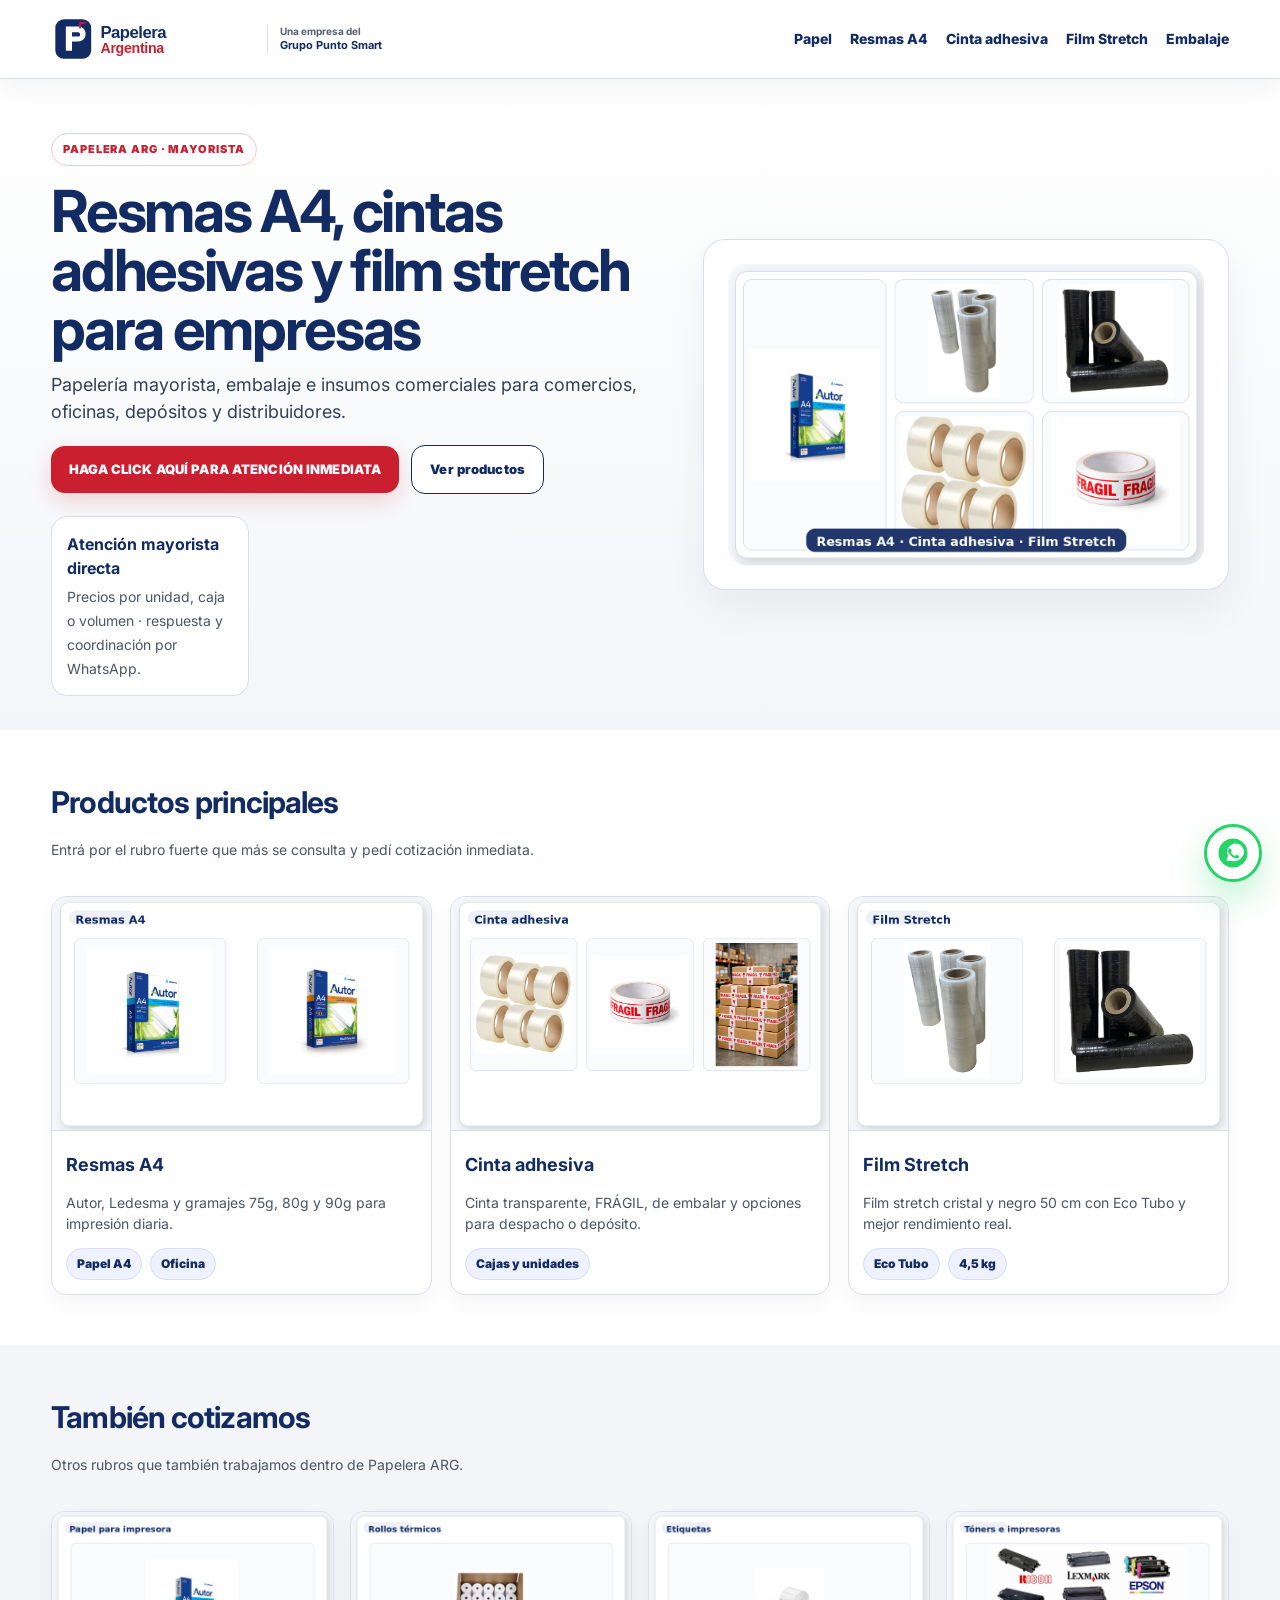
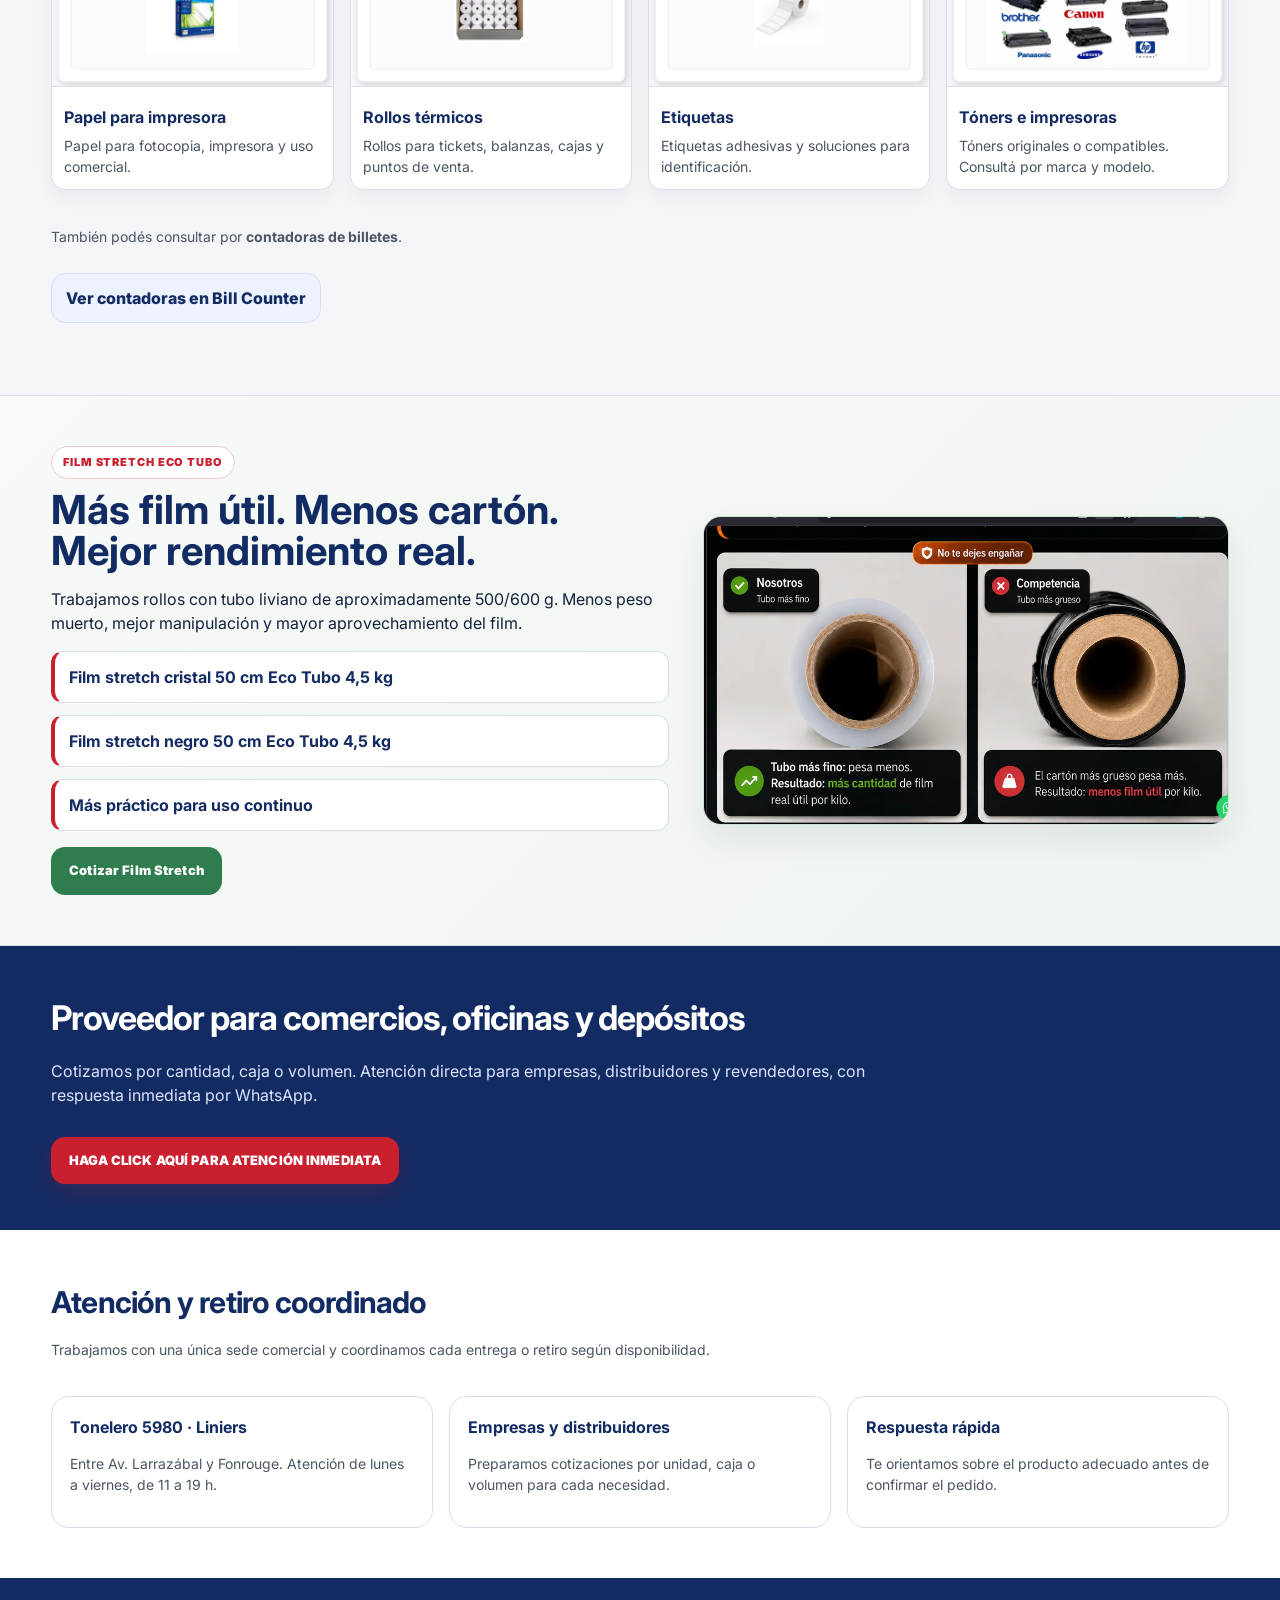
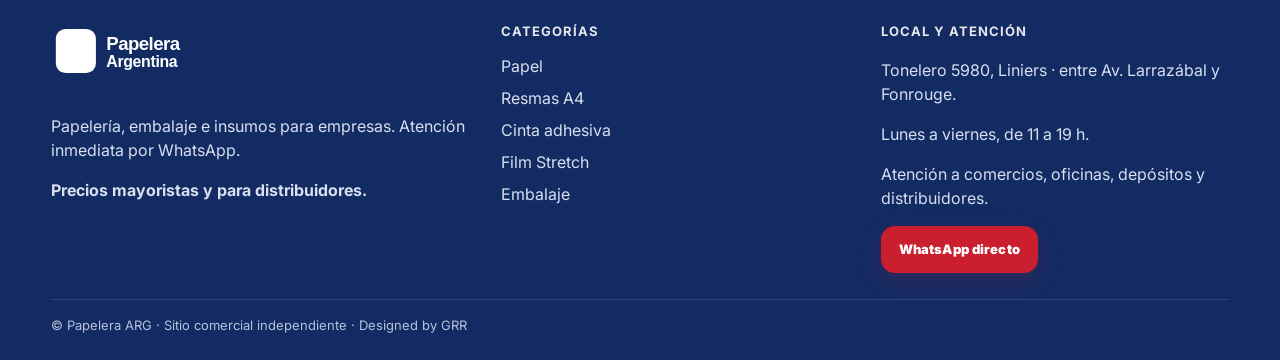
<file: index.html>
<!doctype html><html lang="es-AR"><head><meta charset="utf-8"><meta name="viewport" content="width=device-width, initial-scale=1"><title>Papelera ARG | Resmas A4, cintas adhesivas y film stretch mayorista</title><meta name="description" content="Papelera ARG: resmas A4, cintas adhesivas, film stretch, papel para impresora, rollos térmicos, etiquetas, impresoras y tóners para empresas y distribuidores."><link rel="canonical" href="https://www.papelera-arg.com.ar/"><meta property="og:title" content="Papelera ARG | Resmas A4, cintas adhesivas y film stretch mayorista"><meta property="og:description" content="Papelera ARG: resmas A4, cintas adhesivas, film stretch, papel para impresora, rollos térmicos, etiquetas, impresoras y tóners para empresas y distribuidores."><meta property="og:type" content="website"><link rel="icon" href="assets/img/favicon.svg" type="image/svg+xml"><link rel="preconnect" href="https://fonts.googleapis.com"><link rel="preconnect" href="https://fonts.gstatic.com" crossorigin><link href="https://fonts.googleapis.com/css2?family=Inter:wght@400;600;700;800;900&display=swap" rel="stylesheet"><link rel="stylesheet" href="assets/style.css"></head><body><header class="topbar"><div class="container nav"><div class="brand-lockup"><a class="logo" href="index.html"><img src="assets/img/logo.svg" alt="Papelera Argentina"></a><span class="group-note">Una empresa del<strong>Grupo Punto Smart</strong></span></div><nav class="menu" data-menu><a class="" href="papel.html">Papel</a><a class="" href="resmas-a4.html">Resmas A4</a><a class="" href="cinta-adhesiva.html">Cinta adhesiva</a><a class="" href="film-stretch.html">Film Stretch</a><a class="" href="embalaje.html">Embalaje</a></nav><button class="mobile-toggle" data-menu-toggle>Menú</button></div></header><main>
<section class="hero"><div class="container hero-grid"><div><span class="kicker">Papelera ARG · Mayorista</span><h1>Resmas A4, cintas adhesivas y film stretch para empresas</h1><p class="lead">Papelería mayorista, embalaje e insumos comerciales para comercios, oficinas, depósitos y distribuidores.</p><div class="hero-actions"><a class="btn primary" href="https://wa.me/5491159468220?text=Hola%2C%20vengo%20de%20Papelera%20ARG.%20Quiero%20atenci%C3%B3n%20inmediata%20por%20una%20cotizaci%C3%B3n." target="_blank">HAGA CLICK AQUÍ PARA ATENCIÓN INMEDIATA</a><a class="btn outline" href="#productos">Ver productos</a></div><div class="trust-row"><div class="trust"><strong>Atención mayorista directa</strong><span>Precios por unidad, caja o volumen · respuesta y coordinación por WhatsApp.</span></div></div></div><div class="hero-visual"><img class="hero-photo" src="assets/img/hero-collage.png" alt="Resmas A4, cinta adhesiva y film stretch"></div></div></section>
<section id="productos" class="section"><div class="container"><div class="section-head"><div><h2>Productos principales</h2><p>Entrá por el rubro fuerte que más se consulta y pedí cotización inmediata.</p></div></div><div class="grid cols-3"><a class="card cat-card" href="resmas-a4.html"><img src="assets/img/resmas-card.png" alt="Resmas A4" loading="lazy"><div class="cat-body"><h3>Resmas A4</h3><p>Autor, Ledesma y gramajes 75g, 80g y 90g para impresión diaria.</p><div class="tags"><span class="tag">Papel A4</span><span class="tag">Oficina</span></div></div></a><a class="card cat-card" href="cinta-adhesiva.html"><img src="assets/img/cintas-card.png" alt="Cinta adhesiva" loading="lazy"><div class="cat-body"><h3>Cinta adhesiva</h3><p>Cinta transparente, FRÁGIL, de embalar y opciones para despacho o depósito.</p><div class="tags"><span class="tag">Cajas y unidades</span></div></div></a><a class="card cat-card" href="film-stretch.html"><img src="assets/img/film-card.png" alt="Film Stretch" loading="lazy"><div class="cat-body"><h3>Film Stretch</h3><p>Film stretch cristal y negro 50 cm con Eco Tubo y mejor rendimiento real.</p><div class="tags"><span class="tag">Eco Tubo</span><span class="tag">4,5 kg</span></div></div></a></div></div></section>
<section class="section alt"><div class="container"><div class="section-head"><div><h2>También cotizamos</h2><p>Otros rubros que también trabajamos dentro de Papelera ARG.</p></div></div><div class="mini-grid"><div class="mini-card"><img src="assets/img/papel-card.png" alt="Papel para impresora"><div class="body"><h3>Papel para impresora</h3><p>Papel para fotocopia, impresora y uso comercial.</p></div></div><div class="mini-card"><img src="assets/img/thermal-card.png" alt="Rollos térmicos"><div class="body"><h3>Rollos térmicos</h3><p>Rollos para tickets, balanzas, cajas y puntos de venta.</p></div></div><div class="mini-card"><img src="assets/img/labels-card.png" alt="Etiquetas"><div class="body"><h3>Etiquetas</h3><p>Etiquetas adhesivas y soluciones para identificación.</p></div></div><div class="mini-card"><img src="assets/img/toners-card.png" alt="Tóners e impresoras"><div class="body"><h3>Tóners e impresoras</h3><p>Tóners originales o compatibles. Consultá por marca y modelo.</p></div></div></div><div class="section-head" style="margin-top:22px"><div><p>También podés consultar por <strong>contadoras de billetes</strong>.</p><a class="external-link" href="https://www.billcounter.com.ar/" target="_blank" rel="noopener">Ver contadoras en Bill Counter</a></div></div></div></section>
<section class="eco-band"><div class="container eco-box"><div><span class="kicker">Film Stretch Eco Tubo</span><h2 class="eco-title">Más film útil. Menos cartón. Mejor rendimiento real.</h2><p>Trabajamos rollos con tubo liviano de aproximadamente 500/600 g. Menos peso muerto, mejor manipulación y mayor aprovechamiento del film.</p><div class="page-list"><div>Film stretch cristal 50 cm Eco Tubo 4,5 kg</div><div>Film stretch negro 50 cm Eco Tubo 4,5 kg</div><div>Más práctico para uso continuo</div></div><div class="hero-actions" style="margin-top:16px"><a class="btn green" href="https://wa.me/5491159468220?text=Hola%2C%20vengo%20de%20Papelera%20ARG.%20Quiero%20cotizar%20Film%20Stretch%20Eco%20Tubo." target="_blank">Cotizar Film Stretch</a></div></div><div><img class="compare-image" src="assets/img/eco_compare.png" alt="Comparativa Eco Tubo vs competencia"></div></div></section>
<section class="provider-band"><div class="container"><h2>Proveedor para comercios, oficinas y depósitos</h2><p>Cotizamos por cantidad, caja o volumen. Atención directa para empresas, distribuidores y revendedores, con respuesta inmediata por WhatsApp.</p><a class="btn primary" href="https://wa.me/5491159468220?text=Hola%2C%20vengo%20de%20Papelera%20ARG.%20Quiero%20atenci%C3%B3n%20inmediata%20para%20mi%20empresa." target="_blank">HAGA CLICK AQUÍ PARA ATENCIÓN INMEDIATA</a></div></section>
<section class="section"><div class="container"><div class="section-head"><div><h2>Atención y retiro coordinado</h2><p>Trabajamos con una única sede comercial y coordinamos cada entrega o retiro según disponibilidad.</p></div></div><div class="branch-grid"><div class="branch"><strong>Tonelero 5980 · Liniers</strong><p>Entre Av. Larrazábal y Fonrouge. Atención de lunes a viernes, de 11 a 19 h.</p></div><div class="branch"><strong>Empresas y distribuidores</strong><p>Preparamos cotizaciones por unidad, caja o volumen para cada necesidad.</p></div><div class="branch"><strong>Respuesta rápida</strong><p>Te orientamos sobre el producto adecuado antes de confirmar el pedido.</p></div></div></div></section>
</main><footer class="footer"><div class="container"><div class="footer-grid"><div><img src="assets/img/logo.svg" alt="Papelera ARG" style="height:58px;filter:brightness(0) invert(1);margin-bottom:12px"><p>Papelería, embalaje e insumos para empresas. Atención inmediata por WhatsApp.</p><p><strong>Precios mayoristas y para distribuidores.</strong></p></div><div><h4>Categorías</h4><div class="footer-links"><a href="papel.html">Papel</a><a href="resmas-a4.html">Resmas A4</a><a href="cinta-adhesiva.html">Cinta adhesiva</a><a href="film-stretch.html">Film Stretch</a><a href="embalaje.html">Embalaje</a></div></div><div><h4>Local y atención</h4><p>Tonelero 5980, Liniers · entre Av. Larrazábal y Fonrouge.</p><p>Lunes a viernes, de 11 a 19 h.</p><p>Atención a comercios, oficinas, depósitos y distribuidores.</p><a class="btn primary" href="https://wa.me/5491159468220?text=Hola%2C%20vengo%20de%20Papelera%20ARG.%20Quiero%20pedir%20una%20cotizaci%C3%B3n." target="_blank">WhatsApp directo</a></div></div><div class="copy">© Papelera ARG · Sitio comercial independiente · Designed by GRR</div></div></footer><a class="float-wa" aria-label="WhatsApp" href="https://wa.me/5491159468220?text=Hola%2C%20vengo%20de%20Papelera%20ARG.%20Quiero%20pedir%20una%20cotizaci%C3%B3n." target="_blank"><img src="assets/img/wa.svg" alt="WhatsApp"></a><script src="assets/app.js"></script></body></html>
</file>
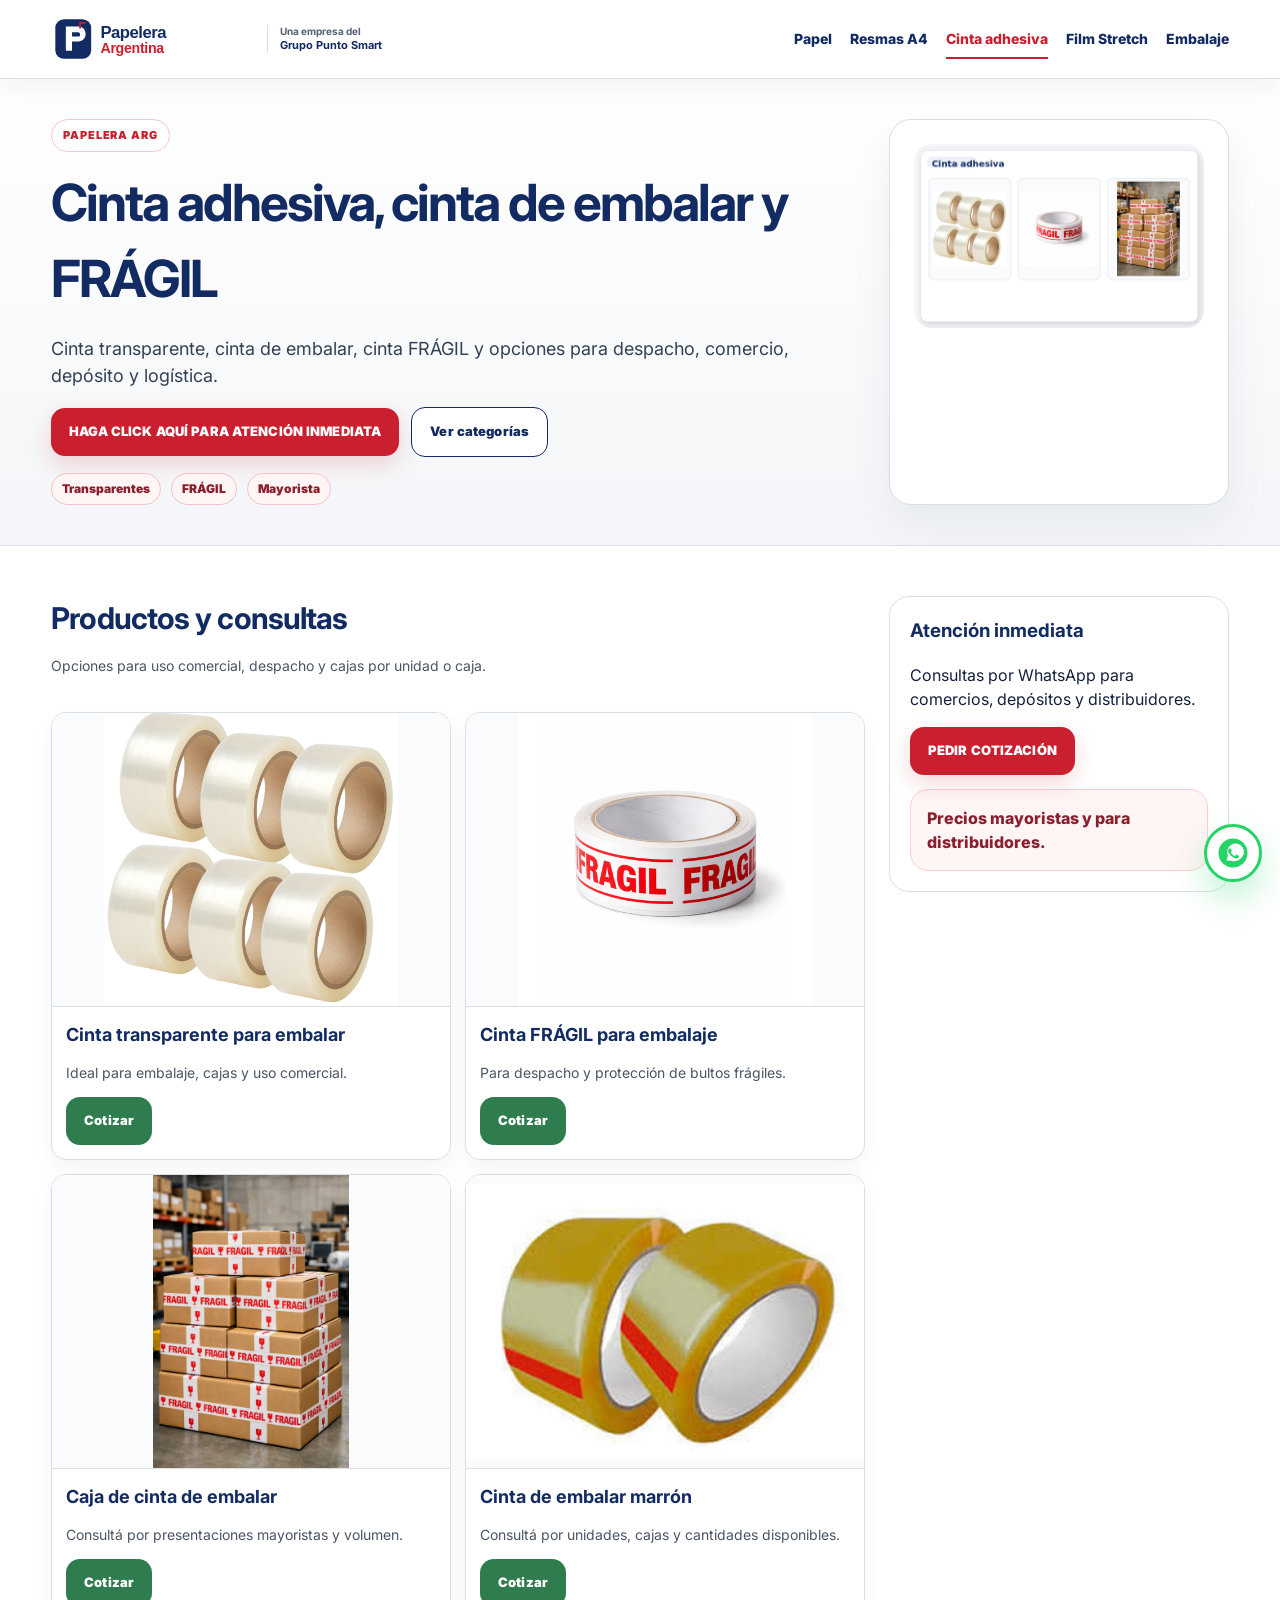
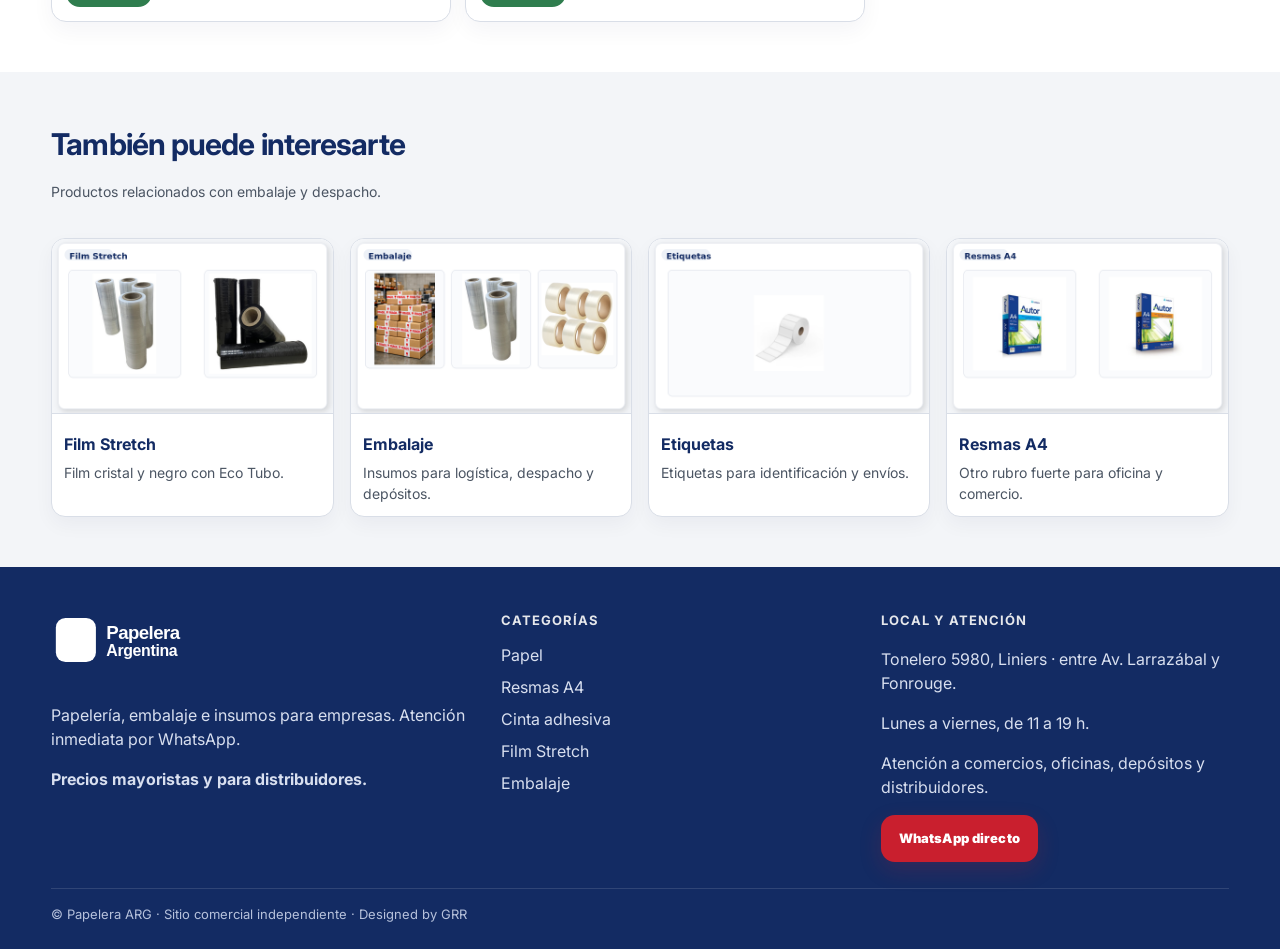
<file: cinta-adhesiva.html>
<!doctype html><html lang="es-AR"><head><meta charset="utf-8"><meta name="viewport" content="width=device-width, initial-scale=1"><title>Cinta adhesiva, cinta de embalar y FRÁGIL | Papelera ARG</title><meta name="description" content="Cinta transparente, cinta de embalar y cinta FRÁGIL para cajas, despacho y depósito."><link rel="canonical" href="https://www.papelera-arg.com.ar/cinta-adhesiva.html"><meta property="og:title" content="Cinta adhesiva, cinta de embalar y FRÁGIL | Papelera ARG"><meta property="og:description" content="Cinta transparente, cinta de embalar y cinta FRÁGIL para cajas, despacho y depósito."><meta property="og:type" content="website"><link rel="icon" href="assets/img/favicon.svg" type="image/svg+xml"><link rel="preconnect" href="https://fonts.googleapis.com"><link rel="preconnect" href="https://fonts.gstatic.com" crossorigin><link href="https://fonts.googleapis.com/css2?family=Inter:wght@400;600;700;800;900&display=swap" rel="stylesheet"><link rel="stylesheet" href="assets/style.css"></head><body><header class="topbar"><div class="container nav"><div class="brand-lockup"><a class="logo" href="index.html"><img src="assets/img/logo.svg" alt="Papelera Argentina"></a><span class="group-note">Una empresa del<strong>Grupo Punto Smart</strong></span></div><nav class="menu" data-menu><a class="" href="papel.html">Papel</a><a class="" href="resmas-a4.html">Resmas A4</a><a class="active" href="cinta-adhesiva.html">Cinta adhesiva</a><a class="" href="film-stretch.html">Film Stretch</a><a class="" href="embalaje.html">Embalaje</a></nav><button class="mobile-toggle" data-menu-toggle>Menú</button></div></header><main>
<section class="page-hero"><div class="container content-grid"><div><span class="kicker">Papelera ARG</span><h1>Cinta adhesiva, cinta de embalar y FRÁGIL</h1><p>Cinta transparente, cinta de embalar, cinta FRÁGIL y opciones para despacho, comercio, depósito y logística.</p><div class="hero-actions"><a class="btn primary" href="https://wa.me/5491159468220?text=Hola%2C%20vengo%20de%20Papelera%20ARG.%20Quiero%20cotizar%20cinta%20adhesiva." target="_blank">HAGA CLICK AQUÍ PARA ATENCIÓN INMEDIATA</a><a class="btn outline" href="index.html#productos">Ver categorías</a></div><div class="quick-links"><span class="tag">Transparentes</span><span class="tag">FRÁGIL</span><span class="tag">Mayorista</span></div></div><div class="hero-visual"><img src="assets/img/cintas-card.png" alt="Cinta adhesiva"></div></div></section>
<section class="section"><div class="container content-grid"><div><div class="section-head"><div><h2>Productos y consultas</h2><p>Opciones para uso comercial, despacho y cajas por unidad o caja.</p></div></div><div class="product-grid"><div class="card product-card-image"><img src="assets/img/tape_transparent.png" alt="Cinta transparente"><div class="product"><h3>Cinta transparente para embalar</h3><p>Ideal para embalaje, cajas y uso comercial.</p><a class="btn green" href="https://wa.me/5491159468220?text=Hola%2C%20Quiero%20cotizar%20Cinta%20transparente%20para%20embalar" target="_blank">Cotizar</a></div></div><div class="card product-card-image"><img src="assets/img/fragil_roll.png" alt="Cinta FRÁGIL"><div class="product"><h3>Cinta FRÁGIL para embalaje</h3><p>Para despacho y protección de bultos frágiles.</p><a class="btn green" href="https://wa.me/5491159468220?text=Hola%2C%20Quiero%20cotizar%20Cinta%20FR%C3%81GIL%20para%20embalaje" target="_blank">Cotizar</a></div></div><div class="card product-card-image"><img src="assets/img/fragil_boxes.png" alt="Cajas con cinta frágil"><div class="product"><h3>Caja de cinta de embalar</h3><p>Consultá por presentaciones mayoristas y volumen.</p><a class="btn green" href="https://wa.me/5491159468220?text=Hola%2C%20Quiero%20cotizar%20caja%20de%20cinta%20de%20embalar" target="_blank">Cotizar</a></div></div><div class="card product-card-image"><img src="assets/img/cinta-embalar.jpg" alt="Cinta de embalar marrón" loading="lazy"><div class="product"><h3>Cinta de embalar marrón</h3><p>Consultá por unidades, cajas y cantidades disponibles.</p><a class="btn green" href="https://wa.me/5491159468220?text=Hola%2C%20Quiero%20cotizar%20Cinta%20de%20embalar%20marr%C3%B3n" target="_blank">Cotizar</a></div></div></div></div><aside class="sidebox"><h3>Atención inmediata</h3><p>Consultas por WhatsApp para comercios, depósitos y distribuidores.</p><a class="btn primary" href="https://wa.me/5491159468220?text=Hola%2C%20vengo%20de%20Papelera%20ARG.%20Quiero%20cotizar%20cinta%20adhesiva." target="_blank">PEDIR COTIZACIÓN</a><div style="height:14px"></div><div class="notice">Precios mayoristas y para distribuidores.</div></aside></div></section>
<section class="section alt"><div class="container"><div class="section-head"><div><h2>También puede interesarte</h2><p>Productos relacionados con embalaje y despacho.</p></div></div><div class="mini-grid"><div class="mini-card"><img src="assets/img/film-card.png" alt="Film Stretch"><div class="body"><h3>Film Stretch</h3><p>Film cristal y negro con Eco Tubo.</p></div></div><div class="mini-card"><img src="assets/img/embalaje-card.png" alt="Embalaje"><div class="body"><h3>Embalaje</h3><p>Insumos para logística, despacho y depósitos.</p></div></div><div class="mini-card"><img src="assets/img/labels-card.png" alt="Etiquetas"><div class="body"><h3>Etiquetas</h3><p>Etiquetas para identificación y envíos.</p></div></div><div class="mini-card"><img src="assets/img/resmas-card.png" alt="Resmas"><div class="body"><h3>Resmas A4</h3><p>Otro rubro fuerte para oficina y comercio.</p></div></div></div></div></section>
</main><footer class="footer"><div class="container"><div class="footer-grid"><div><img src="assets/img/logo.svg" alt="Papelera ARG" style="height:58px;filter:brightness(0) invert(1);margin-bottom:12px"><p>Papelería, embalaje e insumos para empresas. Atención inmediata por WhatsApp.</p><p><strong>Precios mayoristas y para distribuidores.</strong></p></div><div><h4>Categorías</h4><div class="footer-links"><a href="papel.html">Papel</a><a href="resmas-a4.html">Resmas A4</a><a href="cinta-adhesiva.html">Cinta adhesiva</a><a href="film-stretch.html">Film Stretch</a><a href="embalaje.html">Embalaje</a></div></div><div><h4>Local y atención</h4><p>Tonelero 5980, Liniers · entre Av. Larrazábal y Fonrouge.</p><p>Lunes a viernes, de 11 a 19 h.</p><p>Atención a comercios, oficinas, depósitos y distribuidores.</p><a class="btn primary" href="https://wa.me/5491159468220?text=Hola%2C%20vengo%20de%20Papelera%20ARG.%20Quiero%20pedir%20una%20cotizaci%C3%B3n." target="_blank">WhatsApp directo</a></div></div><div class="copy">© Papelera ARG · Sitio comercial independiente · Designed by GRR</div></div></footer><a class="float-wa" aria-label="WhatsApp" href="https://wa.me/5491159468220?text=Hola%2C%20vengo%20de%20Papelera%20ARG.%20Quiero%20pedir%20una%20cotizaci%C3%B3n." target="_blank"><img src="assets/img/wa.svg" alt="WhatsApp"></a><script src="assets/app.js"></script></body></html>
</file>
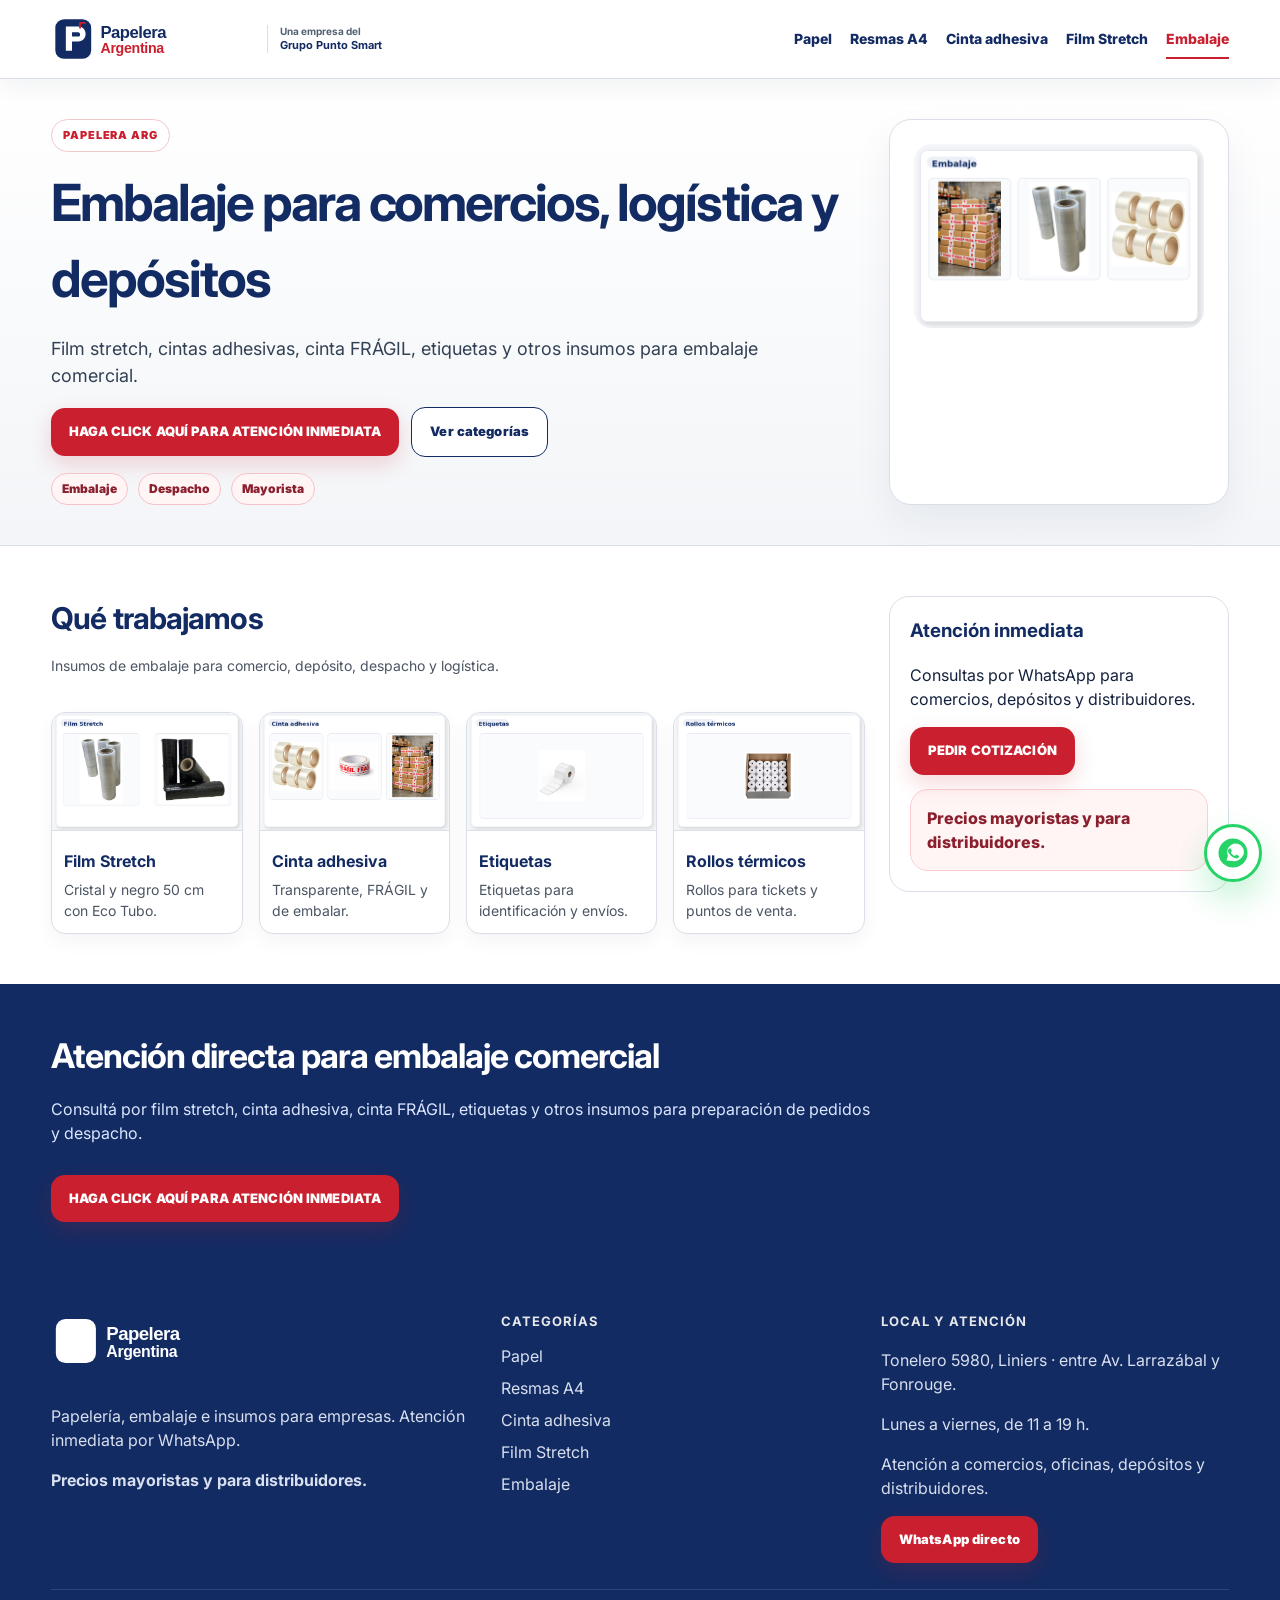
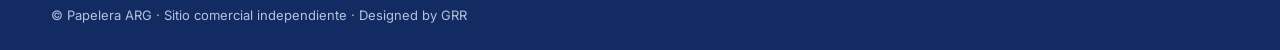
<file: embalaje.html>
<!doctype html><html lang="es-AR"><head><meta charset="utf-8"><meta name="viewport" content="width=device-width, initial-scale=1"><title>Embalaje comercial, film stretch y cintas | Papelera ARG</title><meta name="description" content="Film stretch, cintas adhesivas y otros productos de embalaje para comercios, logística y depósitos."><link rel="canonical" href="https://www.papelera-arg.com.ar/embalaje.html"><meta property="og:title" content="Embalaje comercial, film stretch y cintas | Papelera ARG"><meta property="og:description" content="Film stretch, cintas adhesivas y otros productos de embalaje para comercios, logística y depósitos."><meta property="og:type" content="website"><link rel="icon" href="assets/img/favicon.svg" type="image/svg+xml"><link rel="preconnect" href="https://fonts.googleapis.com"><link rel="preconnect" href="https://fonts.gstatic.com" crossorigin><link href="https://fonts.googleapis.com/css2?family=Inter:wght@400;600;700;800;900&display=swap" rel="stylesheet"><link rel="stylesheet" href="assets/style.css"></head><body><header class="topbar"><div class="container nav"><div class="brand-lockup"><a class="logo" href="index.html"><img src="assets/img/logo.svg" alt="Papelera Argentina"></a><span class="group-note">Una empresa del<strong>Grupo Punto Smart</strong></span></div><nav class="menu" data-menu><a class="" href="papel.html">Papel</a><a class="" href="resmas-a4.html">Resmas A4</a><a class="" href="cinta-adhesiva.html">Cinta adhesiva</a><a class="" href="film-stretch.html">Film Stretch</a><a class="active" href="embalaje.html">Embalaje</a></nav><button class="mobile-toggle" data-menu-toggle>Menú</button></div></header><main>
<section class="page-hero"><div class="container content-grid"><div><span class="kicker">Papelera ARG</span><h1>Embalaje para comercios, logística y depósitos</h1><p>Film stretch, cintas adhesivas, cinta FRÁGIL, etiquetas y otros insumos para embalaje comercial.</p><div class="hero-actions"><a class="btn primary" href="https://wa.me/5491159468220?text=Hola%2C%20vengo%20de%20Papelera%20ARG.%20Quiero%20cotizar%20productos%20de%20embalaje." target="_blank">HAGA CLICK AQUÍ PARA ATENCIÓN INMEDIATA</a><a class="btn outline" href="index.html#productos">Ver categorías</a></div><div class="quick-links"><span class="tag">Embalaje</span><span class="tag">Despacho</span><span class="tag">Mayorista</span></div></div><div class="hero-visual"><img src="assets/img/embalaje-card.png" alt="Embalaje"></div></div></section>
<section class="section"><div class="container content-grid"><div><div class="section-head"><div><h2>Qué trabajamos</h2><p>Insumos de embalaje para comercio, depósito, despacho y logística.</p></div></div><div class="mini-grid"><div class="mini-card"><img src="assets/img/film-card.png" alt="Film Stretch"><div class="body"><h3>Film Stretch</h3><p>Cristal y negro 50 cm con Eco Tubo.</p></div></div><div class="mini-card"><img src="assets/img/cintas-card.png" alt="Cinta adhesiva"><div class="body"><h3>Cinta adhesiva</h3><p>Transparente, FRÁGIL y de embalar.</p></div></div><div class="mini-card"><img src="assets/img/labels-card.png" alt="Etiquetas"><div class="body"><h3>Etiquetas</h3><p>Etiquetas para identificación y envíos.</p></div></div><div class="mini-card"><img src="assets/img/thermal-card.png" alt="Rollos térmicos"><div class="body"><h3>Rollos térmicos</h3><p>Rollos para tickets y puntos de venta.</p></div></div></div></div><aside class="sidebox"><h3>Atención inmediata</h3><p>Consultas por WhatsApp para comercios, depósitos y distribuidores.</p><a class="btn primary" href="https://wa.me/5491159468220?text=Hola%2C%20vengo%20de%20Papelera%20ARG.%20Quiero%20cotizar%20productos%20de%20embalaje." target="_blank">PEDIR COTIZACIÓN</a><div style="height:14px"></div><div class="notice">Precios mayoristas y para distribuidores.</div></aside></div></section>
<section class="provider-band"><div class="container"><h2>Atención directa para embalaje comercial</h2><p>Consultá por film stretch, cinta adhesiva, cinta FRÁGIL, etiquetas y otros insumos para preparación de pedidos y despacho.</p><a class="btn primary" href="https://wa.me/5491159468220?text=Hola%2C%20Quiero%20atenci%C3%B3n%20inmediata%20por%20embalaje" target="_blank">HAGA CLICK AQUÍ PARA ATENCIÓN INMEDIATA</a></div></section>
</main><footer class="footer"><div class="container"><div class="footer-grid"><div><img src="assets/img/logo.svg" alt="Papelera ARG" style="height:58px;filter:brightness(0) invert(1);margin-bottom:12px"><p>Papelería, embalaje e insumos para empresas. Atención inmediata por WhatsApp.</p><p><strong>Precios mayoristas y para distribuidores.</strong></p></div><div><h4>Categorías</h4><div class="footer-links"><a href="papel.html">Papel</a><a href="resmas-a4.html">Resmas A4</a><a href="cinta-adhesiva.html">Cinta adhesiva</a><a href="film-stretch.html">Film Stretch</a><a href="embalaje.html">Embalaje</a></div></div><div><h4>Local y atención</h4><p>Tonelero 5980, Liniers · entre Av. Larrazábal y Fonrouge.</p><p>Lunes a viernes, de 11 a 19 h.</p><p>Atención a comercios, oficinas, depósitos y distribuidores.</p><a class="btn primary" href="https://wa.me/5491159468220?text=Hola%2C%20vengo%20de%20Papelera%20ARG.%20Quiero%20pedir%20una%20cotizaci%C3%B3n." target="_blank">WhatsApp directo</a></div></div><div class="copy">© Papelera ARG · Sitio comercial independiente · Designed by GRR</div></div></footer><a class="float-wa" aria-label="WhatsApp" href="https://wa.me/5491159468220?text=Hola%2C%20vengo%20de%20Papelera%20ARG.%20Quiero%20pedir%20una%20cotizaci%C3%B3n." target="_blank"><img src="assets/img/wa.svg" alt="WhatsApp"></a><script src="assets/app.js"></script></body></html>
</file>
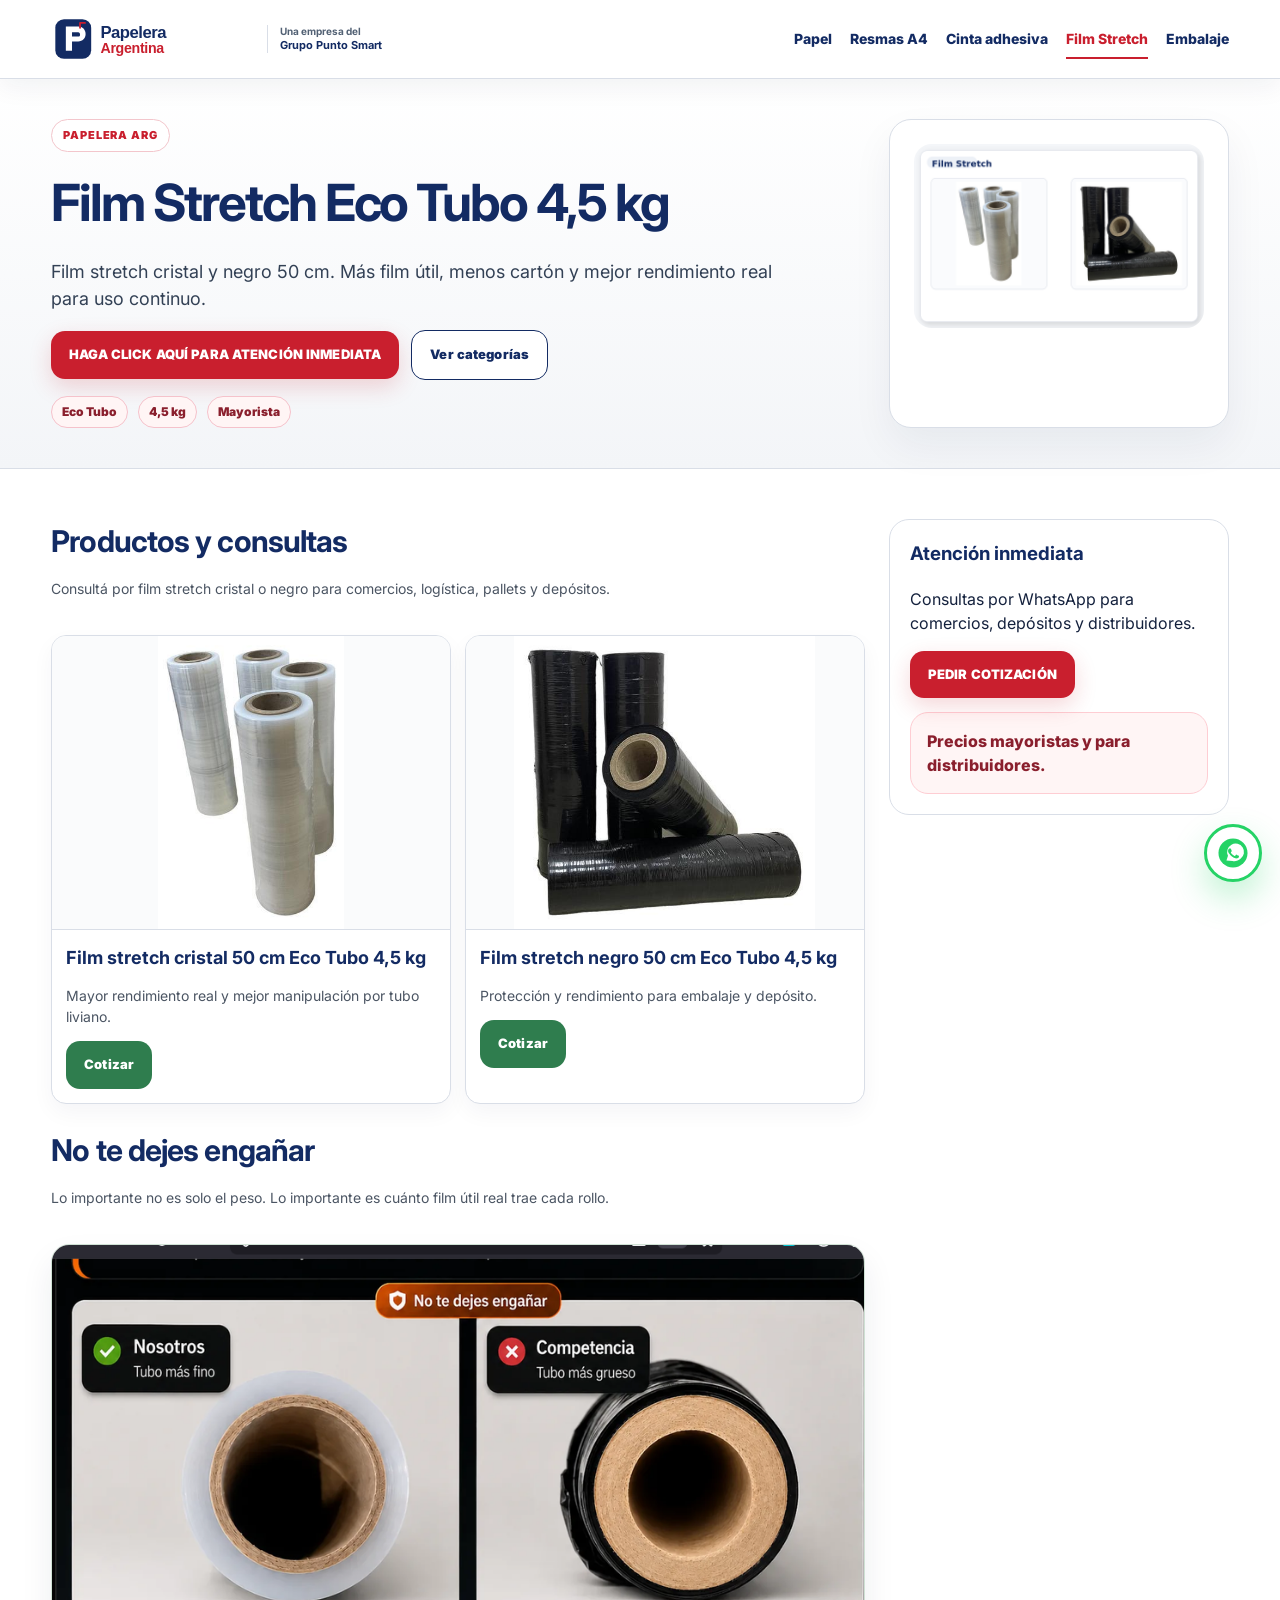
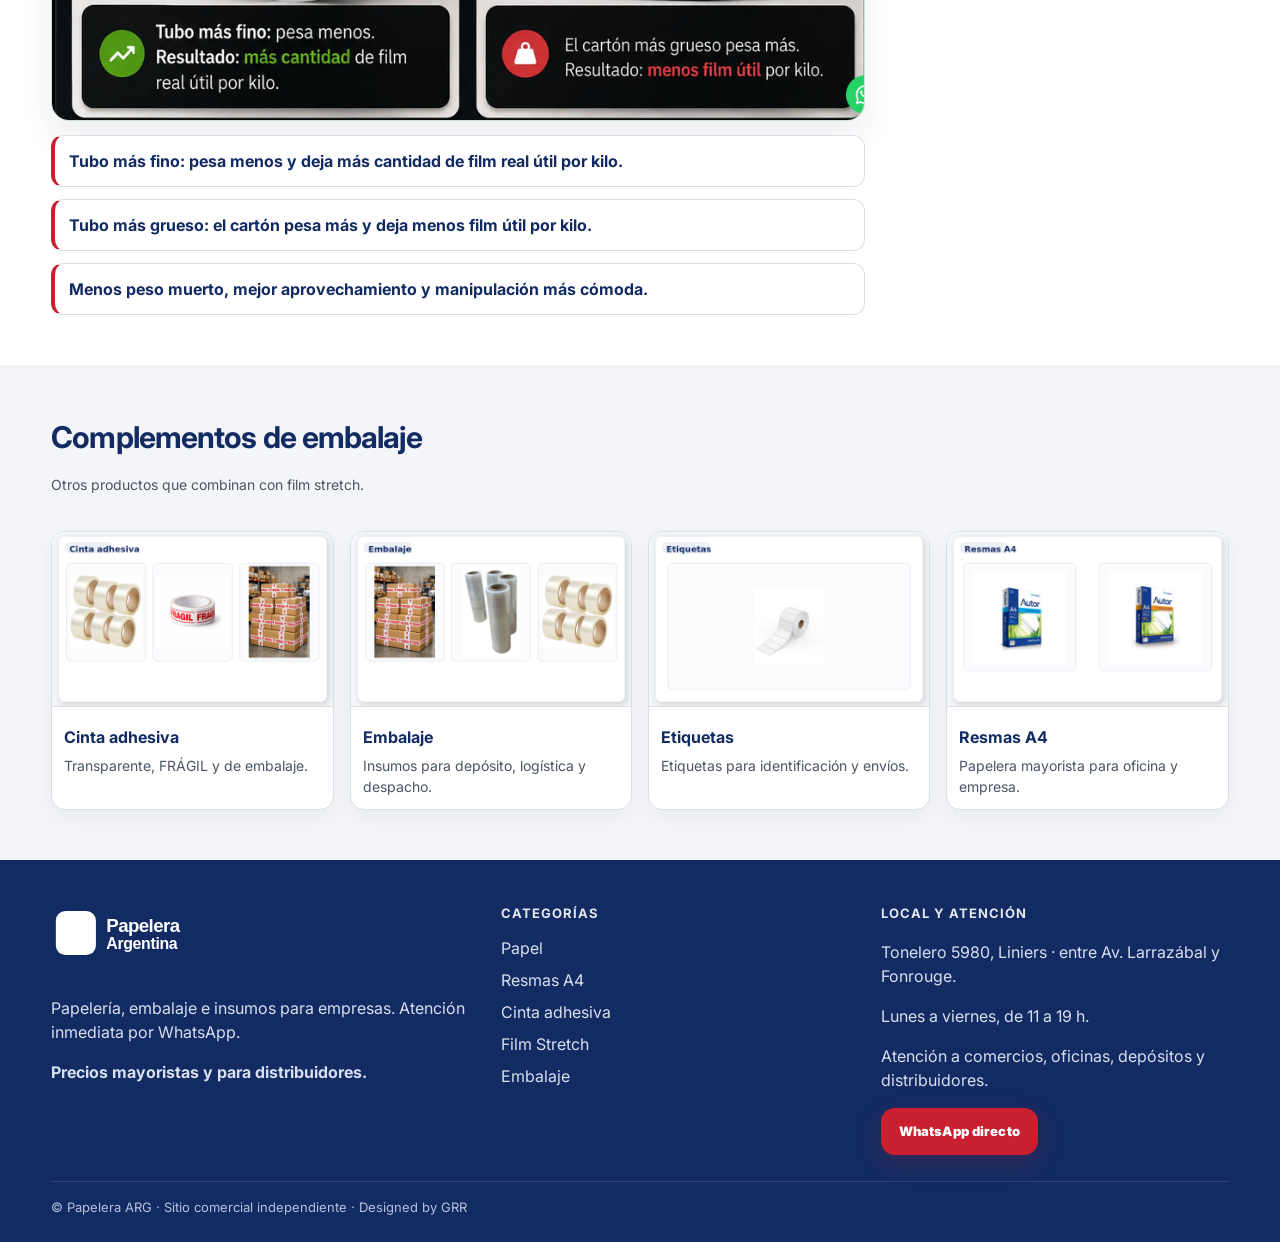
<file: film-stretch.html>
<!doctype html><html lang="es-AR"><head><meta charset="utf-8"><meta name="viewport" content="width=device-width, initial-scale=1"><title>Film Stretch Eco Tubo 4,5 kg | Papelera ARG</title><meta name="description" content="Film stretch cristal y negro 50 cm con Eco Tubo. Más film útil, menos cartón y mejor rendimiento real."><link rel="canonical" href="https://www.papelera-arg.com.ar/film-stretch.html"><meta property="og:title" content="Film Stretch Eco Tubo 4,5 kg | Papelera ARG"><meta property="og:description" content="Film stretch cristal y negro 50 cm con Eco Tubo. Más film útil, menos cartón y mejor rendimiento real."><meta property="og:type" content="website"><link rel="icon" href="assets/img/favicon.svg" type="image/svg+xml"><link rel="preconnect" href="https://fonts.googleapis.com"><link rel="preconnect" href="https://fonts.gstatic.com" crossorigin><link href="https://fonts.googleapis.com/css2?family=Inter:wght@400;600;700;800;900&display=swap" rel="stylesheet"><link rel="stylesheet" href="assets/style.css"></head><body><header class="topbar"><div class="container nav"><div class="brand-lockup"><a class="logo" href="index.html"><img src="assets/img/logo.svg" alt="Papelera Argentina"></a><span class="group-note">Una empresa del<strong>Grupo Punto Smart</strong></span></div><nav class="menu" data-menu><a class="" href="papel.html">Papel</a><a class="" href="resmas-a4.html">Resmas A4</a><a class="" href="cinta-adhesiva.html">Cinta adhesiva</a><a class="active" href="film-stretch.html">Film Stretch</a><a class="" href="embalaje.html">Embalaje</a></nav><button class="mobile-toggle" data-menu-toggle>Menú</button></div></header><main>
<section class="page-hero"><div class="container content-grid"><div><span class="kicker">Papelera ARG</span><h1>Film Stretch Eco Tubo 4,5 kg</h1><p>Film stretch cristal y negro 50 cm. Más film útil, menos cartón y mejor rendimiento real para uso continuo.</p><div class="hero-actions"><a class="btn primary" href="https://wa.me/5491159468220?text=Hola%2C%20vengo%20de%20Papelera%20ARG.%20Quiero%20cotizar%20Film%20Stretch%20Eco%20Tubo." target="_blank">HAGA CLICK AQUÍ PARA ATENCIÓN INMEDIATA</a><a class="btn outline" href="index.html#productos">Ver categorías</a></div><div class="quick-links"><span class="tag">Eco Tubo</span><span class="tag">4,5 kg</span><span class="tag">Mayorista</span></div></div><div class="hero-visual"><img src="assets/img/film-card.png" alt="Film Stretch Eco Tubo"></div></div></section>
<section class="section"><div class="container content-grid"><div><div class="section-head"><div><h2>Productos y consultas</h2><p>Consultá por film stretch cristal o negro para comercios, logística, pallets y depósitos.</p></div></div><div class="product-grid"><div class="card product-card-image"><img src="assets/img/film_clear.jpg" alt="Film stretch cristal"><div class="product"><h3>Film stretch cristal 50 cm Eco Tubo 4,5 kg</h3><p>Mayor rendimiento real y mejor manipulación por tubo liviano.</p><a class="btn green" href="https://wa.me/5491159468220?text=Hola%2C%20Quiero%20cotizar%20Film%20stretch%20cristal%2050%20cm%20Eco%20Tubo%204%2C5%20kg" target="_blank">Cotizar</a></div></div><div class="card product-card-image"><img src="assets/img/film_black.jpg" alt="Film stretch negro"><div class="product"><h3>Film stretch negro 50 cm Eco Tubo 4,5 kg</h3><p>Protección y rendimiento para embalaje y depósito.</p><a class="btn green" href="https://wa.me/5491159468220?text=Hola%2C%20Quiero%20cotizar%20Film%20stretch%20negro%2050%20cm%20Eco%20Tubo%204%2C5%20kg" target="_blank">Cotizar</a></div></div></div><div style="height:24px"></div><div class="section-head"><div><h2>No te dejes engañar</h2><p>Lo importante no es solo el peso. Lo importante es cuánto film útil real trae cada rollo.</p></div></div><img class="compare-image" src="assets/img/eco_compare.png" alt="Comparativa entre nuestro tubo fino y un tubo grueso de la competencia"><div class="page-list"><div>Tubo más fino: pesa menos y deja más cantidad de film real útil por kilo.</div><div>Tubo más grueso: el cartón pesa más y deja menos film útil por kilo.</div><div>Menos peso muerto, mejor aprovechamiento y manipulación más cómoda.</div></div></div><aside class="sidebox"><h3>Atención inmediata</h3><p>Consultas por WhatsApp para comercios, depósitos y distribuidores.</p><a class="btn primary" href="https://wa.me/5491159468220?text=Hola%2C%20vengo%20de%20Papelera%20ARG.%20Quiero%20cotizar%20Film%20Stretch%20Eco%20Tubo." target="_blank">PEDIR COTIZACIÓN</a><div style="height:14px"></div><div class="notice">Precios mayoristas y para distribuidores.</div></aside></div></section>
<section class="section alt"><div class="container"><div class="section-head"><div><h2>Complementos de embalaje</h2><p>Otros productos que combinan con film stretch.</p></div></div><div class="mini-grid"><div class="mini-card"><img src="assets/img/cintas-card.png" alt="Cintas"><div class="body"><h3>Cinta adhesiva</h3><p>Transparente, FRÁGIL y de embalaje.</p></div></div><div class="mini-card"><img src="assets/img/embalaje-card.png" alt="Embalaje"><div class="body"><h3>Embalaje</h3><p>Insumos para depósito, logística y despacho.</p></div></div><div class="mini-card"><img src="assets/img/labels-card.png" alt="Etiquetas"><div class="body"><h3>Etiquetas</h3><p>Etiquetas para identificación y envíos.</p></div></div><div class="mini-card"><img src="assets/img/resmas-card.png" alt="Resmas"><div class="body"><h3>Resmas A4</h3><p>Papelera mayorista para oficina y empresa.</p></div></div></div></div></section>
</main><footer class="footer"><div class="container"><div class="footer-grid"><div><img src="assets/img/logo.svg" alt="Papelera ARG" style="height:58px;filter:brightness(0) invert(1);margin-bottom:12px"><p>Papelería, embalaje e insumos para empresas. Atención inmediata por WhatsApp.</p><p><strong>Precios mayoristas y para distribuidores.</strong></p></div><div><h4>Categorías</h4><div class="footer-links"><a href="papel.html">Papel</a><a href="resmas-a4.html">Resmas A4</a><a href="cinta-adhesiva.html">Cinta adhesiva</a><a href="film-stretch.html">Film Stretch</a><a href="embalaje.html">Embalaje</a></div></div><div><h4>Local y atención</h4><p>Tonelero 5980, Liniers · entre Av. Larrazábal y Fonrouge.</p><p>Lunes a viernes, de 11 a 19 h.</p><p>Atención a comercios, oficinas, depósitos y distribuidores.</p><a class="btn primary" href="https://wa.me/5491159468220?text=Hola%2C%20vengo%20de%20Papelera%20ARG.%20Quiero%20pedir%20una%20cotizaci%C3%B3n." target="_blank">WhatsApp directo</a></div></div><div class="copy">© Papelera ARG · Sitio comercial independiente · Designed by GRR</div></div></footer><a class="float-wa" aria-label="WhatsApp" href="https://wa.me/5491159468220?text=Hola%2C%20vengo%20de%20Papelera%20ARG.%20Quiero%20pedir%20una%20cotizaci%C3%B3n." target="_blank"><img src="assets/img/wa.svg" alt="WhatsApp"></a><script src="assets/app.js"></script></body></html>
</file>
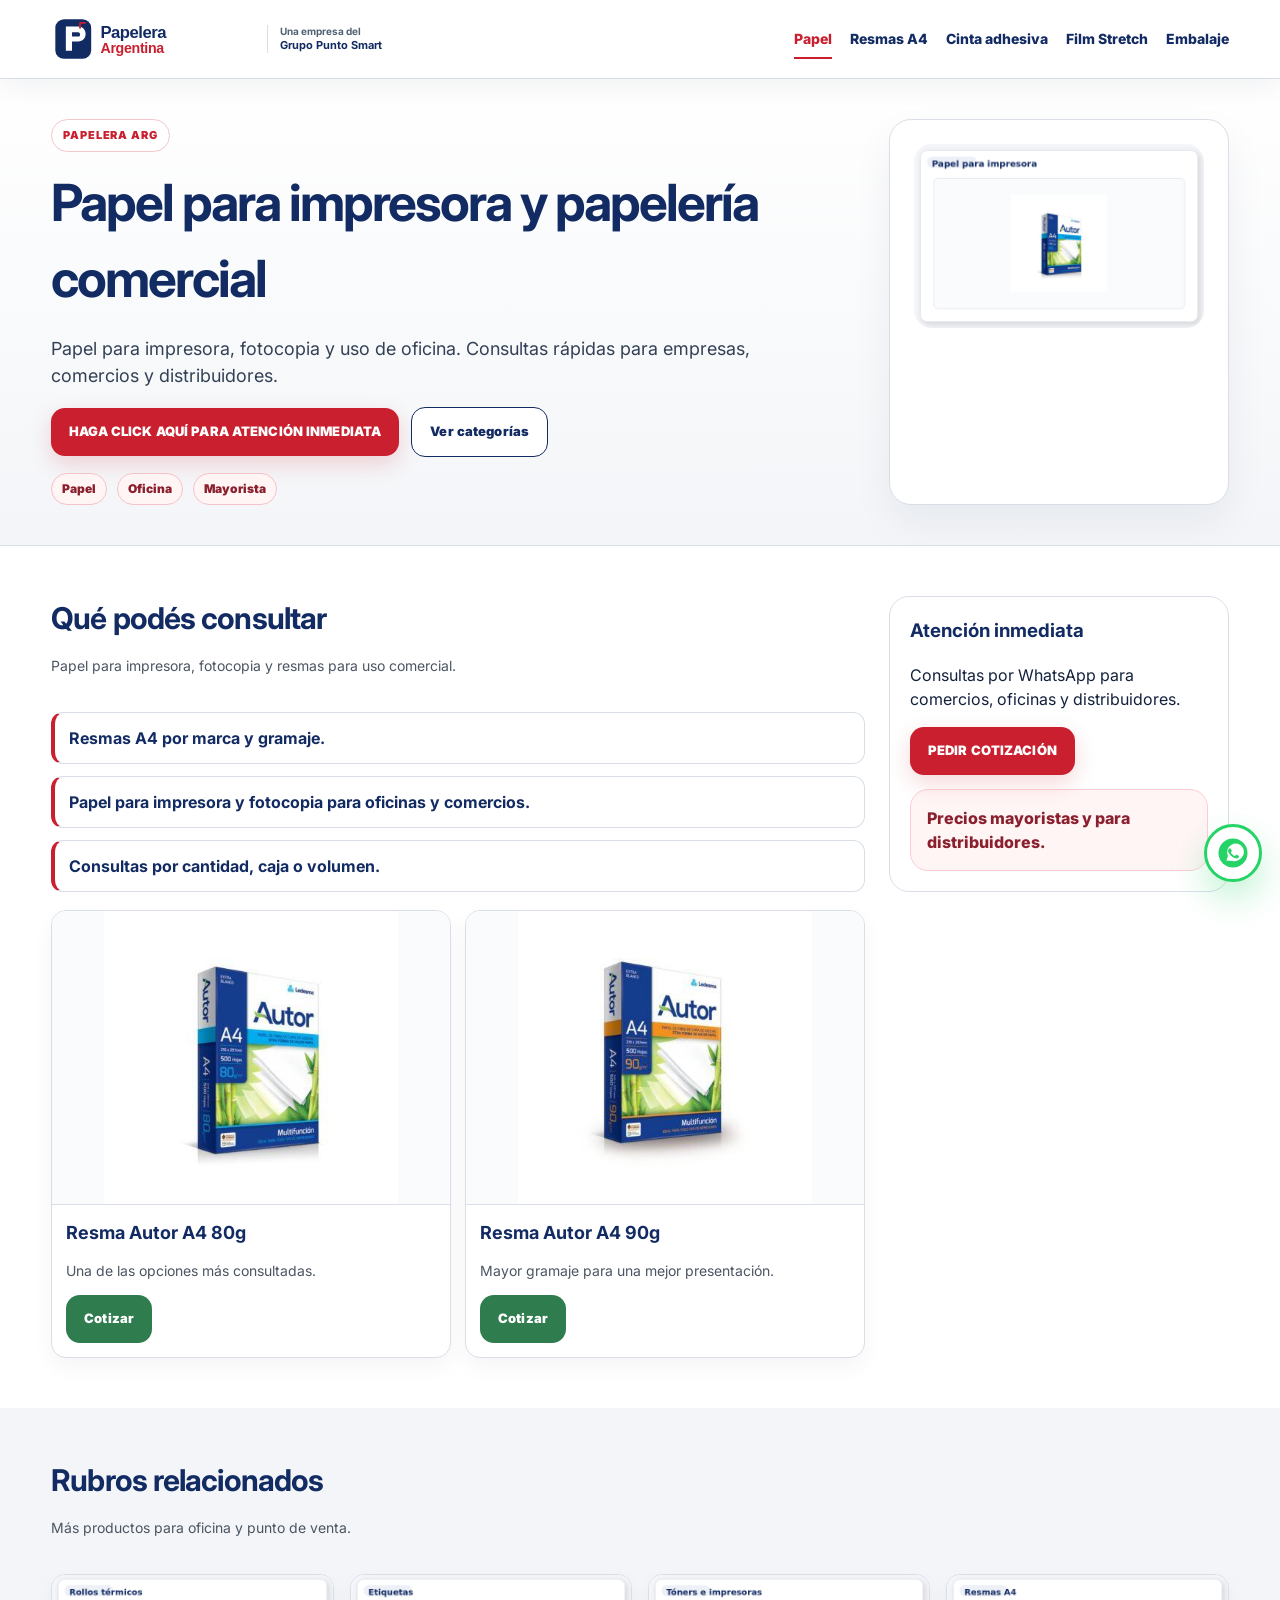
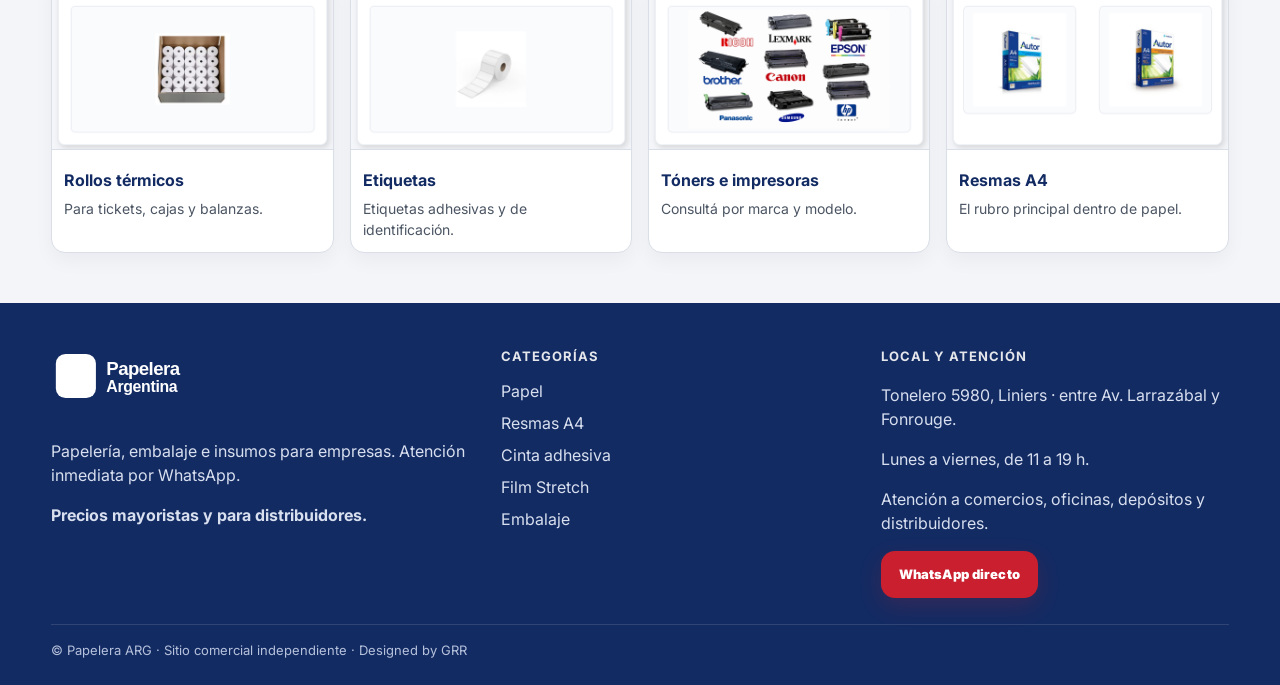
<file: papel.html>
<!doctype html><html lang="es-AR"><head><meta charset="utf-8"><meta name="viewport" content="width=device-width, initial-scale=1"><title>Papel para impresora y papelería comercial | Papelera ARG</title><meta name="description" content="Papel para impresora, fotocopia y uso comercial. Consultas rápidas para empresas y oficinas."><link rel="canonical" href="https://www.papelera-arg.com.ar/papel.html"><meta property="og:title" content="Papel para impresora y papelería comercial | Papelera ARG"><meta property="og:description" content="Papel para impresora, fotocopia y uso comercial. Consultas rápidas para empresas y oficinas."><meta property="og:type" content="website"><link rel="icon" href="assets/img/favicon.svg" type="image/svg+xml"><link rel="preconnect" href="https://fonts.googleapis.com"><link rel="preconnect" href="https://fonts.gstatic.com" crossorigin><link href="https://fonts.googleapis.com/css2?family=Inter:wght@400;600;700;800;900&display=swap" rel="stylesheet"><link rel="stylesheet" href="assets/style.css"></head><body><header class="topbar"><div class="container nav"><div class="brand-lockup"><a class="logo" href="index.html"><img src="assets/img/logo.svg" alt="Papelera Argentina"></a><span class="group-note">Una empresa del<strong>Grupo Punto Smart</strong></span></div><nav class="menu" data-menu><a class="active" href="papel.html">Papel</a><a class="" href="resmas-a4.html">Resmas A4</a><a class="" href="cinta-adhesiva.html">Cinta adhesiva</a><a class="" href="film-stretch.html">Film Stretch</a><a class="" href="embalaje.html">Embalaje</a></nav><button class="mobile-toggle" data-menu-toggle>Menú</button></div></header><main>
<section class="page-hero"><div class="container content-grid"><div><span class="kicker">Papelera ARG</span><h1>Papel para impresora y papelería comercial</h1><p>Papel para impresora, fotocopia y uso de oficina. Consultas rápidas para empresas, comercios y distribuidores.</p><div class="hero-actions"><a class="btn primary" href="https://wa.me/5491159468220?text=Hola%2C%20vengo%20de%20Papelera%20ARG.%20Quiero%20cotizar%20papel%20para%20impresora." target="_blank">HAGA CLICK AQUÍ PARA ATENCIÓN INMEDIATA</a><a class="btn outline" href="index.html#productos">Ver categorías</a></div><div class="quick-links"><span class="tag">Papel</span><span class="tag">Oficina</span><span class="tag">Mayorista</span></div></div><div class="hero-visual"><img src="assets/img/papel-card.png" alt="Papel para impresora"></div></div></section>
<section class="section"><div class="container content-grid"><div><div class="section-head"><div><h2>Qué podés consultar</h2><p>Papel para impresora, fotocopia y resmas para uso comercial.</p></div></div><div class="page-list"><div>Resmas A4 por marca y gramaje.</div><div>Papel para impresora y fotocopia para oficinas y comercios.</div><div>Consultas por cantidad, caja o volumen.</div></div><div style="height:18px"></div><div class="product-grid"><div class="card product-card-image"><img src="assets/img/resma80.jpg" alt="Resma A4 80g"><div class="product"><h3>Resma Autor A4 80g</h3><p>Una de las opciones más consultadas.</p><a class="btn green" href="https://wa.me/5491159468220?text=Hola%2C%20Quiero%20cotizar%20papel%20para%20impresora%20A4%2080g" target="_blank">Cotizar</a></div></div><div class="card product-card-image"><img src="assets/img/resma90.jpg" alt="Resma A4 90g"><div class="product"><h3>Resma Autor A4 90g</h3><p>Mayor gramaje para una mejor presentación.</p><a class="btn green" href="https://wa.me/5491159468220?text=Hola%2C%20Quiero%20cotizar%20papel%20para%20impresora%20A4%2090g" target="_blank">Cotizar</a></div></div></div></div><aside class="sidebox"><h3>Atención inmediata</h3><p>Consultas por WhatsApp para comercios, oficinas y distribuidores.</p><a class="btn primary" href="https://wa.me/5491159468220?text=Hola%2C%20vengo%20de%20Papelera%20ARG.%20Quiero%20cotizar%20papel%20para%20impresora." target="_blank">PEDIR COTIZACIÓN</a><div style="height:14px"></div><div class="notice">Precios mayoristas y para distribuidores.</div></aside></div></section>
<section class="section alt"><div class="container"><div class="section-head"><div><h2>Rubros relacionados</h2><p>Más productos para oficina y punto de venta.</p></div></div><div class="mini-grid"><div class="mini-card"><img src="assets/img/thermal-card.png" alt="Rollos térmicos"><div class="body"><h3>Rollos térmicos</h3><p>Para tickets, cajas y balanzas.</p></div></div><div class="mini-card"><img src="assets/img/labels-card.png" alt="Etiquetas"><div class="body"><h3>Etiquetas</h3><p>Etiquetas adhesivas y de identificación.</p></div></div><div class="mini-card"><img src="assets/img/toners-card.png" alt="Tóners"><div class="body"><h3>Tóners e impresoras</h3><p>Consultá por marca y modelo.</p></div></div><div class="mini-card"><img src="assets/img/resmas-card.png" alt="Resmas"><div class="body"><h3>Resmas A4</h3><p>El rubro principal dentro de papel.</p></div></div></div></div></section>
</main><footer class="footer"><div class="container"><div class="footer-grid"><div><img src="assets/img/logo.svg" alt="Papelera ARG" style="height:58px;filter:brightness(0) invert(1);margin-bottom:12px"><p>Papelería, embalaje e insumos para empresas. Atención inmediata por WhatsApp.</p><p><strong>Precios mayoristas y para distribuidores.</strong></p></div><div><h4>Categorías</h4><div class="footer-links"><a href="papel.html">Papel</a><a href="resmas-a4.html">Resmas A4</a><a href="cinta-adhesiva.html">Cinta adhesiva</a><a href="film-stretch.html">Film Stretch</a><a href="embalaje.html">Embalaje</a></div></div><div><h4>Local y atención</h4><p>Tonelero 5980, Liniers · entre Av. Larrazábal y Fonrouge.</p><p>Lunes a viernes, de 11 a 19 h.</p><p>Atención a comercios, oficinas, depósitos y distribuidores.</p><a class="btn primary" href="https://wa.me/5491159468220?text=Hola%2C%20vengo%20de%20Papelera%20ARG.%20Quiero%20pedir%20una%20cotizaci%C3%B3n." target="_blank">WhatsApp directo</a></div></div><div class="copy">© Papelera ARG · Sitio comercial independiente · Designed by GRR</div></div></footer><a class="float-wa" aria-label="WhatsApp" href="https://wa.me/5491159468220?text=Hola%2C%20vengo%20de%20Papelera%20ARG.%20Quiero%20pedir%20una%20cotizaci%C3%B3n." target="_blank"><img src="assets/img/wa.svg" alt="WhatsApp"></a><script src="assets/app.js"></script></body></html>
</file>
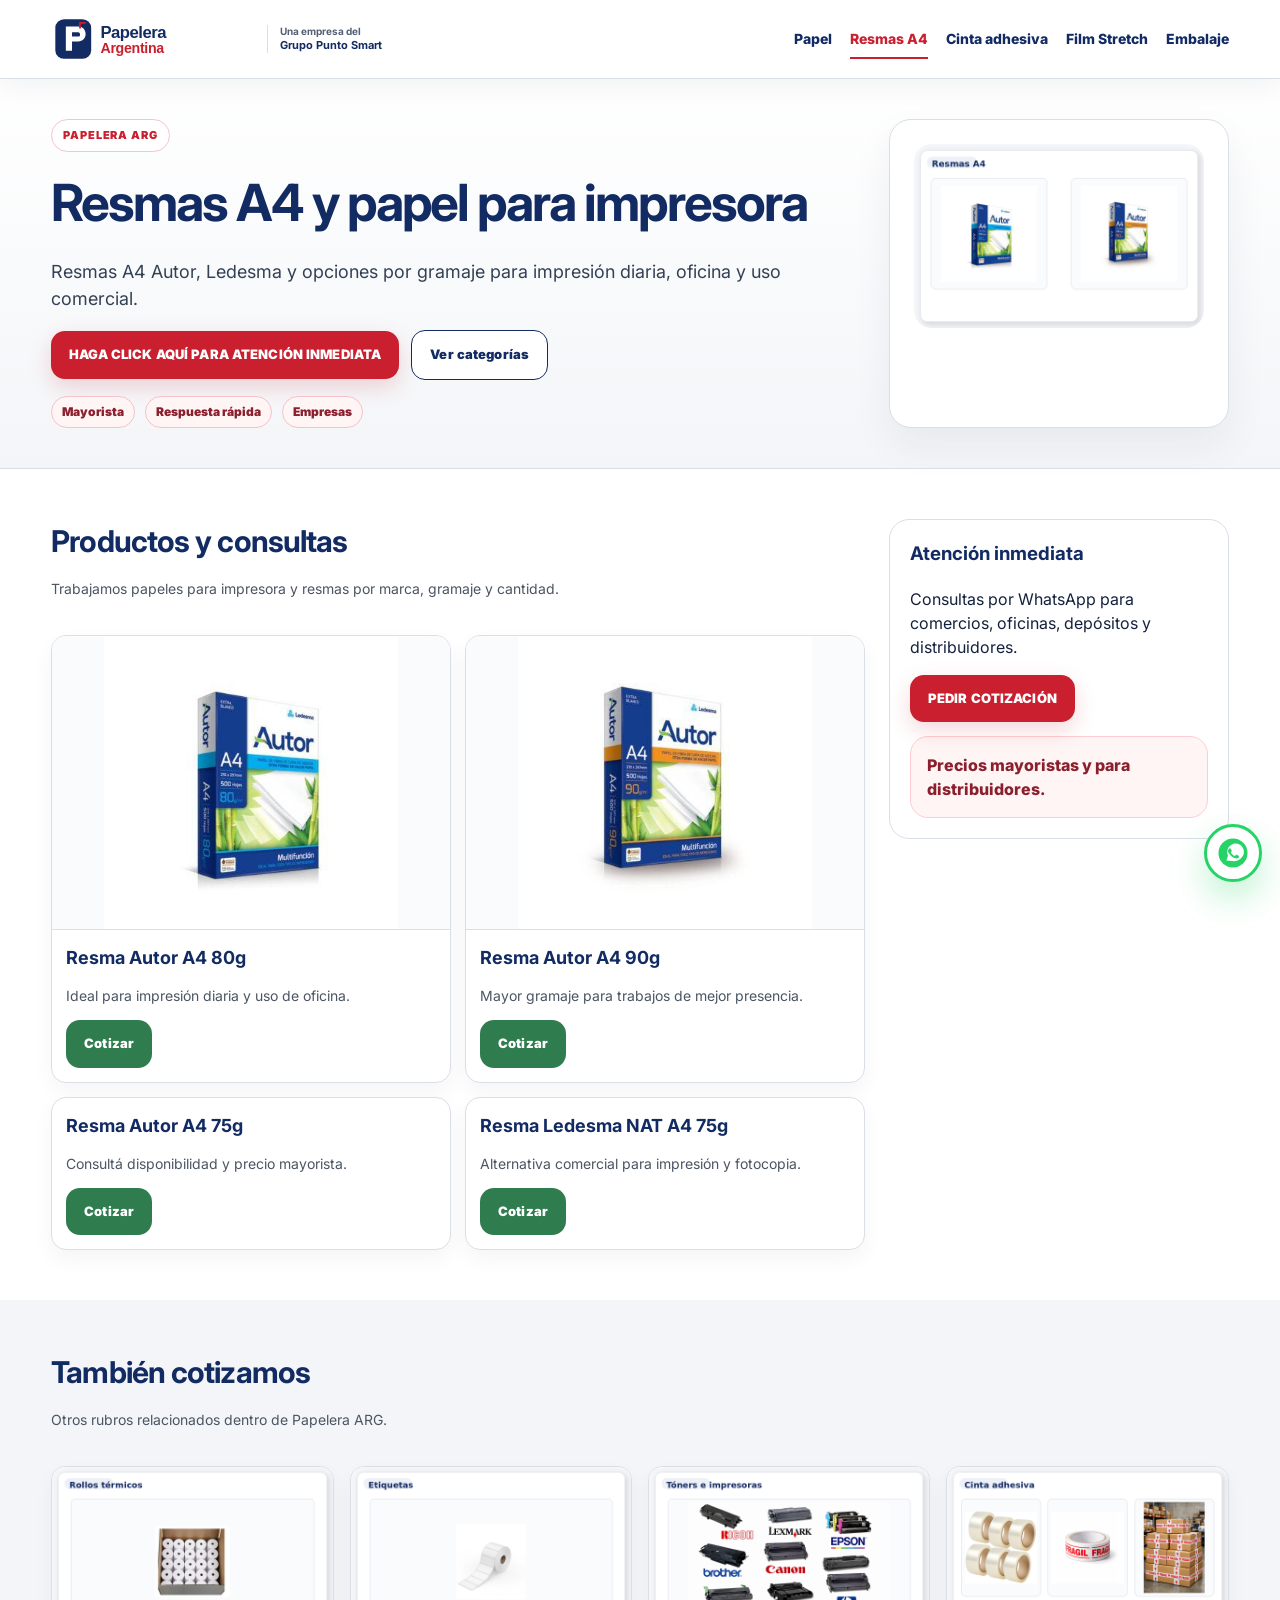
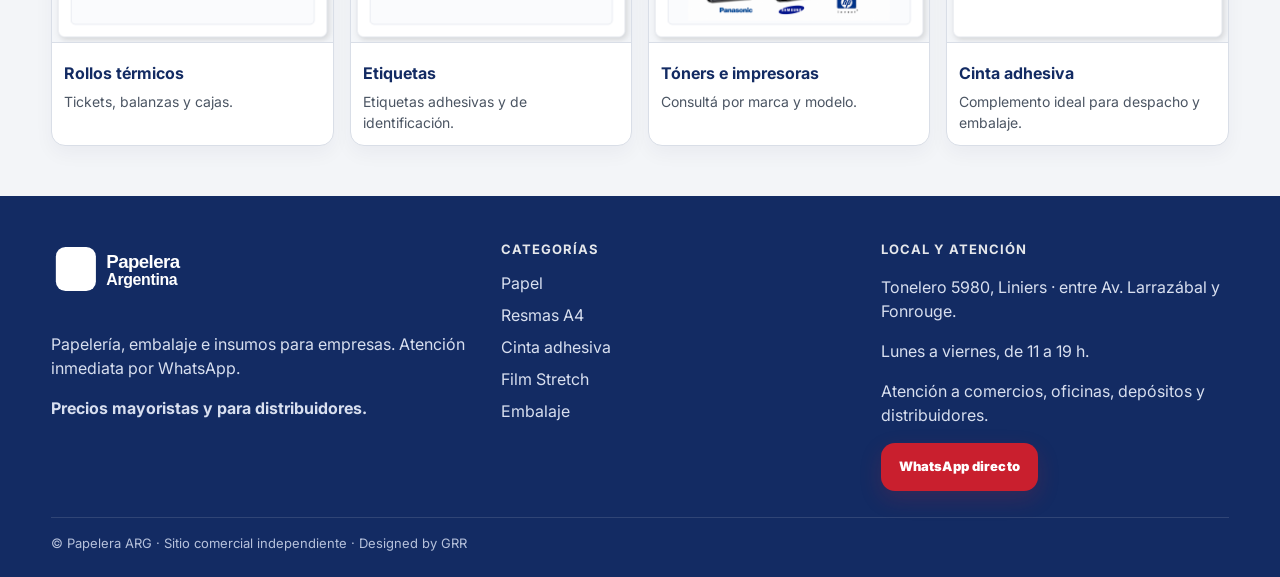
<file: resmas-a4.html>
<!doctype html><html lang="es-AR"><head><meta charset="utf-8"><meta name="viewport" content="width=device-width, initial-scale=1"><title>Resmas A4 Autor, Ledesma y papel para impresora | Papelera ARG</title><meta name="description" content="Resmas A4 para impresión diaria. Trabajamos opciones por gramaje, marca y cantidad."><link rel="canonical" href="https://www.papelera-arg.com.ar/resmas-a4.html"><meta property="og:title" content="Resmas A4 Autor, Ledesma y papel para impresora | Papelera ARG"><meta property="og:description" content="Resmas A4 para impresión diaria. Trabajamos opciones por gramaje, marca y cantidad."><meta property="og:type" content="website"><link rel="icon" href="assets/img/favicon.svg" type="image/svg+xml"><link rel="preconnect" href="https://fonts.googleapis.com"><link rel="preconnect" href="https://fonts.gstatic.com" crossorigin><link href="https://fonts.googleapis.com/css2?family=Inter:wght@400;600;700;800;900&display=swap" rel="stylesheet"><link rel="stylesheet" href="assets/style.css"></head><body><header class="topbar"><div class="container nav"><div class="brand-lockup"><a class="logo" href="index.html"><img src="assets/img/logo.svg" alt="Papelera Argentina"></a><span class="group-note">Una empresa del<strong>Grupo Punto Smart</strong></span></div><nav class="menu" data-menu><a class="" href="papel.html">Papel</a><a class="active" href="resmas-a4.html">Resmas A4</a><a class="" href="cinta-adhesiva.html">Cinta adhesiva</a><a class="" href="film-stretch.html">Film Stretch</a><a class="" href="embalaje.html">Embalaje</a></nav><button class="mobile-toggle" data-menu-toggle>Menú</button></div></header><main>
<section class="page-hero"><div class="container content-grid"><div><span class="kicker">Papelera ARG</span><h1>Resmas A4 y papel para impresora</h1><p>Resmas A4 Autor, Ledesma y opciones por gramaje para impresión diaria, oficina y uso comercial.</p><div class="hero-actions"><a class="btn primary" href="https://wa.me/5491159468220?text=Hola%2C%20vengo%20de%20Papelera%20ARG.%20Quiero%20cotizar%20resmas%20A4." target="_blank">HAGA CLICK AQUÍ PARA ATENCIÓN INMEDIATA</a><a class="btn outline" href="index.html#productos">Ver categorías</a></div><div class="quick-links"><span class="tag">Mayorista</span><span class="tag">Respuesta rápida</span><span class="tag">Empresas</span></div></div><div class="hero-visual"><img src="assets/img/resmas-card.png" alt="Resmas A4"></div></div></section>
<section class="section"><div class="container content-grid"><div><div class="section-head"><div><h2>Productos y consultas</h2><p>Trabajamos papeles para impresora y resmas por marca, gramaje y cantidad.</p></div></div><div class="product-grid"><div class="card product-card-image"><img src="assets/img/resma80.jpg" alt="Resma Autor A4 80g"><div class="product"><h3>Resma Autor A4 80g</h3><p>Ideal para impresión diaria y uso de oficina.</p><a class="btn green" href="https://wa.me/5491159468220?text=Hola%2C%20Quiero%20cotizar%20Resma%20Autor%20A4%2080g" target="_blank">Cotizar</a></div></div><div class="card product-card-image"><img src="assets/img/resma90.jpg" alt="Resma Autor A4 90g"><div class="product"><h3>Resma Autor A4 90g</h3><p>Mayor gramaje para trabajos de mejor presencia.</p><a class="btn green" href="https://wa.me/5491159468220?text=Hola%2C%20Quiero%20cotizar%20Resma%20Autor%20A4%2090g" target="_blank">Cotizar</a></div></div><div class="card product"><h3>Resma Autor A4 75g</h3><p>Consultá disponibilidad y precio mayorista.</p><a class="btn green" href="https://wa.me/5491159468220?text=Hola%2C%20Quiero%20cotizar%20Resma%20Autor%20A4%2075g" target="_blank">Cotizar</a></div><div class="card product"><h3>Resma Ledesma NAT A4 75g</h3><p>Alternativa comercial para impresión y fotocopia.</p><a class="btn green" href="https://wa.me/5491159468220?text=Hola%2C%20Quiero%20cotizar%20Resma%20Ledesma%20NAT%20A4%2075g" target="_blank">Cotizar</a></div></div></div><aside class="sidebox"><h3>Atención inmediata</h3><p>Consultas por WhatsApp para comercios, oficinas, depósitos y distribuidores.</p><a class="btn primary" href="https://wa.me/5491159468220?text=Hola%2C%20vengo%20de%20Papelera%20ARG.%20Quiero%20cotizar%20resmas%20A4." target="_blank">PEDIR COTIZACIÓN</a><div style="height:14px"></div><div class="notice">Precios mayoristas y para distribuidores.</div></aside></div></section>
<section class="section alt"><div class="container"><div class="section-head"><div><h2>También cotizamos</h2><p>Otros rubros relacionados dentro de Papelera ARG.</p></div></div><div class="mini-grid"><div class="mini-card"><img src="assets/img/thermal-card.png" alt="Rollos térmicos"><div class="body"><h3>Rollos térmicos</h3><p>Tickets, balanzas y cajas.</p></div></div><div class="mini-card"><img src="assets/img/labels-card.png" alt="Etiquetas"><div class="body"><h3>Etiquetas</h3><p>Etiquetas adhesivas y de identificación.</p></div></div><div class="mini-card"><img src="assets/img/toners-card.png" alt="Tóners"><div class="body"><h3>Tóners e impresoras</h3><p>Consultá por marca y modelo.</p></div></div><div class="mini-card"><img src="assets/img/cintas-card.png" alt="Cintas"><div class="body"><h3>Cinta adhesiva</h3><p>Complemento ideal para despacho y embalaje.</p></div></div></div></div></section>
</main><footer class="footer"><div class="container"><div class="footer-grid"><div><img src="assets/img/logo.svg" alt="Papelera ARG" style="height:58px;filter:brightness(0) invert(1);margin-bottom:12px"><p>Papelería, embalaje e insumos para empresas. Atención inmediata por WhatsApp.</p><p><strong>Precios mayoristas y para distribuidores.</strong></p></div><div><h4>Categorías</h4><div class="footer-links"><a href="papel.html">Papel</a><a href="resmas-a4.html">Resmas A4</a><a href="cinta-adhesiva.html">Cinta adhesiva</a><a href="film-stretch.html">Film Stretch</a><a href="embalaje.html">Embalaje</a></div></div><div><h4>Local y atención</h4><p>Tonelero 5980, Liniers · entre Av. Larrazábal y Fonrouge.</p><p>Lunes a viernes, de 11 a 19 h.</p><p>Atención a comercios, oficinas, depósitos y distribuidores.</p><a class="btn primary" href="https://wa.me/5491159468220?text=Hola%2C%20vengo%20de%20Papelera%20ARG.%20Quiero%20pedir%20una%20cotizaci%C3%B3n." target="_blank">WhatsApp directo</a></div></div><div class="copy">© Papelera ARG · Sitio comercial independiente · Designed by GRR</div></div></footer><a class="float-wa" aria-label="WhatsApp" href="https://wa.me/5491159468220?text=Hola%2C%20vengo%20de%20Papelera%20ARG.%20Quiero%20pedir%20una%20cotizaci%C3%B3n." target="_blank"><img src="assets/img/wa.svg" alt="WhatsApp"></a><script src="assets/app.js"></script></body></html>
</file>
<file: assets/style.css>
:root{
  --navy:#132b63;
  --navy2:#0f2250;
  --red:#c91f2e;
  --red2:#ab1b28;
  --green:#2f7d4e;
  --ink:#14213d;
  --muted:#4b5563;
  --line:#d9dee7;
  --soft:#f3f5f8;
  --soft2:#eef1f5;
  --wa:#25D366;
}
*{box-sizing:border-box}
html{scroll-behavior:smooth}
body{margin:0;font-family:Inter,Arial,sans-serif;color:var(--ink);background:#fff;line-height:1.5}
a{text-decoration:none;color:inherit}
img{max-width:100%}
.container{width:min(1180px,92%);margin:auto}
.topbar{position:sticky;top:0;z-index:50;background:#fff;border-bottom:1px solid var(--line);box-shadow:0 8px 24px rgba(20,33,61,.06)}
.nav{min-height:78px;display:flex;align-items:center;gap:18px}
.brand-lockup{display:flex;align-items:center;gap:12px;flex-shrink:0}
.logo img{height:52px;display:block}
.group-note{padding-left:12px;border-left:1px solid var(--line);font-size:10px;line-height:1.3;color:#526174;white-space:nowrap;font-weight:700}
.group-note strong{display:block;color:var(--navy);font-size:11px}
.menu{display:flex;gap:18px;margin-left:auto;font-weight:800;font-size:14px}
.menu a{padding:8px 0;color:var(--navy);border-bottom:2px solid transparent}
.menu a:hover,.menu a.active{color:var(--red);border-color:var(--red)}
.top-action{display:flex;align-items:center;gap:10px}
.btn{display:inline-flex;align-items:center;justify-content:center;border-radius:14px;padding:14px 18px;font-weight:900;font-size:13px;letter-spacing:.01em;border:0;transition:.18s;text-align:center}
.primary{background:var(--red);color:#fff;box-shadow:0 8px 22px rgba(201,31,46,.18)}
.primary:hover{background:var(--red2)}
.green{background:var(--green);color:#fff}
.outline{border:1px solid var(--navy);background:#fff;color:var(--navy)}
.micro{font-size:11px;color:var(--navy);font-weight:800;line-height:1.2;max-width:120px}
.mobile-toggle{display:none;border:1px solid var(--line);background:#fff;border-radius:12px;padding:10px 12px;font-weight:900;color:var(--navy)}
.hero{background:linear-gradient(180deg,#fff 0,var(--soft) 100%);padding:54px 0 34px}
.hero-grid,.eco-box{display:grid;grid-template-columns:1.08fr .92fr;gap:34px;align-items:center}
.kicker{display:inline-flex;background:#fff;color:var(--red);border:1px solid #f3c6cc;padding:7px 11px;border-radius:999px;text-transform:uppercase;font-size:11px;font-weight:900;letter-spacing:.08em}
.hero h1{font-size:clamp(34px,5vw,58px);line-height:1.02;margin:16px 0 12px;letter-spacing:-.04em;color:var(--navy)}
.lead{font-size:18px;color:#334155;max-width:760px;margin:0 0 20px}
.hero-actions{display:flex;gap:12px;flex-wrap:wrap;align-items:center}
.hero-visual{background:#fff;border:1px solid var(--line);border-radius:22px;padding:24px;box-shadow:0 18px 42px rgba(20,33,61,.06)}
.hero-visual h3{margin:0 0 12px;color:var(--navy);font-size:20px}
.hero-list{display:grid;gap:10px}
.hero-list div{background:var(--soft);border:1px solid var(--line);border-left:4px solid var(--red);border-radius:12px;padding:12px 14px;font-weight:700;color:var(--navy)}
.hero-note{margin-top:14px;color:var(--muted);font-size:14px}
.trust-row{display:grid;grid-template-columns:repeat(3,1fr);gap:12px;margin-top:22px}
.trust{background:#fff;border:1px solid var(--line);border-radius:16px;padding:15px}
.trust strong{display:block;margin-bottom:4px;color:var(--navy)}
.trust span,.cat-body p,.section-head p,.branch p,.product p,.mini-text{color:var(--muted);font-size:14px}
.section{padding:50px 0}
.section.alt{background:var(--soft)}
.section-head{display:flex;align-items:end;justify-content:space-between;gap:18px;margin-bottom:22px}
.section-head h2{margin:0;font-size:30px;letter-spacing:-.03em;color:var(--navy)}
.grid{display:grid;gap:18px}
.cols-5{grid-template-columns:repeat(5,1fr)}
.cols-4{grid-template-columns:repeat(4,1fr)}
.cols-3{grid-template-columns:repeat(3,1fr)}
.card{background:#fff;border:1px solid var(--line);border-radius:15px;overflow:hidden;box-shadow:0 9px 22px rgba(20,33,61,.045)}
.cat-card{transition:.18s}
.cat-card:hover{transform:translateY(-3px);box-shadow:0 18px 36px rgba(20,33,61,.10)}
.cat-card img{width:100%;aspect-ratio:1.62/1;object-fit:cover;border-bottom:1px solid var(--line);background:#f8fafc}
.cat-body,.product{padding:14px}
.cat-body h3,.product h3{margin:0 0 6px;font-size:18px;color:var(--navy)}
.tags{display:flex;gap:8px;flex-wrap:wrap;margin-top:10px}
.tag{font-size:12px;background:#eef2ff;color:var(--navy);padding:6px 10px;border-radius:999px;font-weight:900;border:1px solid #d7def3}
.secondary-strip{display:grid;grid-template-columns:repeat(4,1fr);gap:12px;margin-top:18px}
.secondary-item{background:#fff;border:1px dashed #c8cfdb;border-radius:14px;padding:14px;text-align:center;font-weight:800;color:var(--navy)}
.eco-band{background:linear-gradient(135deg,#f7faf8,#eef4ef);border-top:1px solid var(--line);border-bottom:1px solid var(--line);padding:50px 0}
.eco-title{font-size:40px;line-height:1.03;margin:10px 0;color:var(--navy)}
.eco-list{display:grid;gap:12px}
.eco-item{background:#fff;border:1px solid #cfe1d4;border-left:6px solid var(--green);border-radius:16px;padding:16px;font-weight:900;color:#214f34}
.branch-grid{display:grid;grid-template-columns:repeat(3,1fr);gap:16px}
.branch{border:1px solid var(--line);border-radius:18px;padding:18px;background:#fff}
.branch strong{color:var(--navy)}
.footer{background:var(--navy);color:#e5e7eb;padding:44px 0 24px}
.footer-grid{display:grid;grid-template-columns:1.2fr 1fr 1fr;gap:32px}
.footer p{color:#d8dfef}.footer h4{margin:0 0 12px;text-transform:uppercase;font-size:13px;letter-spacing:.08em}.footer-links{display:grid;gap:8px;color:#d8dfef}.copy{border-top:1px solid rgba(255,255,255,.12);margin-top:26px;padding-top:16px;color:#b6c1db;font-size:13px}
.float-wa{position:fixed;right:18px;bottom:18px;width:58px;height:58px;border-radius:50%;background:#fff;display:flex;align-items:center;justify-content:center;box-shadow:0 16px 34px rgba(37,211,102,.28);z-index:60;border:3px solid var(--wa)}
.float-wa img{width:30px;height:30px;display:block}
.page-hero{background:linear-gradient(180deg,#fff 0,var(--soft) 100%);border-bottom:1px solid var(--line);padding:40px 0}
.page-hero h1{font-size:clamp(32px,4vw,52px);margin:12px 0 10px;letter-spacing:-.04em;color:var(--navy)}
.page-hero p{max-width:760px;color:#334155;font-size:18px}.content-grid{display:grid;grid-template-columns:1fr 340px;gap:24px}.sidebox{background:#fff;border:1px solid var(--line);border-radius:20px;padding:20px;align-self:start;position:sticky;top:96px}.sidebox h3{color:var(--navy);margin-top:0}.notice{background:#fff5f5;border:1px solid #fecdd3;border-radius:18px;padding:16px;color:#8a1f2d;font-weight:800}
.quick-links{display:flex;flex-wrap:wrap;gap:10px;margin-top:16px}
.quick-links .tag{background:#fff5f5;color:#8a1f2d;border-color:#f5c2cb}
@media(max-width:980px){.hero-grid,.eco-box,.content-grid{grid-template-columns:1fr}.cols-5,.cols-4{grid-template-columns:repeat(2,1fr)}.cols-3,.branch-grid,.footer-grid,.trust-row,.secondary-strip{grid-template-columns:1fr}.nav{gap:10px}.logo img{height:46px}.group-note{font-size:9px;padding-left:9px}.group-note strong{font-size:10px}.menu{gap:12px;font-size:12px}.btn{padding:12px 14px}.hero h1{font-size:42px}.lead{font-size:17px}}
@media(max-width:760px){.menu{display:none;position:absolute;left:4%;right:4%;top:78px;background:#fff;border:1px solid var(--line);border-radius:18px;padding:14px;box-shadow:0 18px 45px rgba(15,23,42,.12)}.menu.open{display:grid}.mobile-toggle{display:block;margin-left:auto}}
@media(max-width:540px){.cols-5,.cols-4{grid-template-columns:1fr}.hero{padding-top:34px}.section{padding:38px 0}.hero-actions{align-items:stretch}.hero-actions .btn{width:100%}.nav{min-height:68px;gap:7px}.menu{top:68px}.hero h1{font-size:36px}.eco-title{font-size:31px}.float-wa{width:54px;height:54px}.section-head h2{font-size:26px}.logo img{height:39px}.brand-lockup{gap:7px}.group-note{font-size:8px;padding-left:7px}.group-note strong{font-size:9px}.top-action .btn{font-size:10px;padding:9px 10px}.mobile-toggle{padding:8px 10px}}


.hero-visual img,.hero-photo{width:100%;border-radius:18px;display:block}
.mini-grid{display:grid;grid-template-columns:repeat(4,1fr);gap:16px}
.mini-card{background:#fff;border:1px solid var(--line);border-radius:14px;overflow:hidden;box-shadow:0 8px 19px rgba(20,33,61,.045)}
.mini-card img{width:100%;aspect-ratio:1.6/1;object-fit:cover;background:#fafbfc;border-bottom:1px solid var(--line)}
.mini-card .body{padding:12px}.mini-card h3{margin:0 0 6px;font-size:16px;color:var(--navy)}
.mini-card p{margin:0;color:var(--muted);font-size:14px}
.provider-band{background:var(--navy);color:#fff;padding:46px 0}.provider-band h2{margin:0 0 10px;font-size:34px;letter-spacing:-.03em}.provider-band p{max-width:820px;color:#dbe6ff}
.provider-band .btn{margin-top:14px}
.compare-image{border-radius:18px;border:1px solid #cfe1d4;box-shadow:0 16px 32px rgba(20,33,61,.08);width:100%;display:block}
.product-grid{display:grid;grid-template-columns:repeat(2,1fr);gap:14px}.product-card-image{display:flex;flex-direction:column;overflow:hidden}.product-card-image img{width:100%;aspect-ratio:1.35/1;object-fit:contain;background:#fafbfc;border-bottom:1px solid var(--line)}
.page-list{display:grid;gap:12px;margin-top:14px}.page-list div{background:#fff;border:1px solid var(--line);border-left:4px solid var(--red);padding:13px 14px;border-radius:12px;font-weight:700;color:var(--navy)}
.external-link{display:inline-flex;align-items:center;gap:10px;padding:12px 14px;border-radius:14px;background:#eef2ff;color:var(--navy);font-weight:800;margin-top:12px;border:1px solid #d7def3}
.external-link:hover{background:#e5ebfb}
@media(max-width:980px){.mini-grid,.product-grid{grid-template-columns:1fr 1fr}}
@media(max-width:540px){.mini-grid,.product-grid{grid-template-columns:1fr}.provider-band h2{font-size:28px}}
</file>
